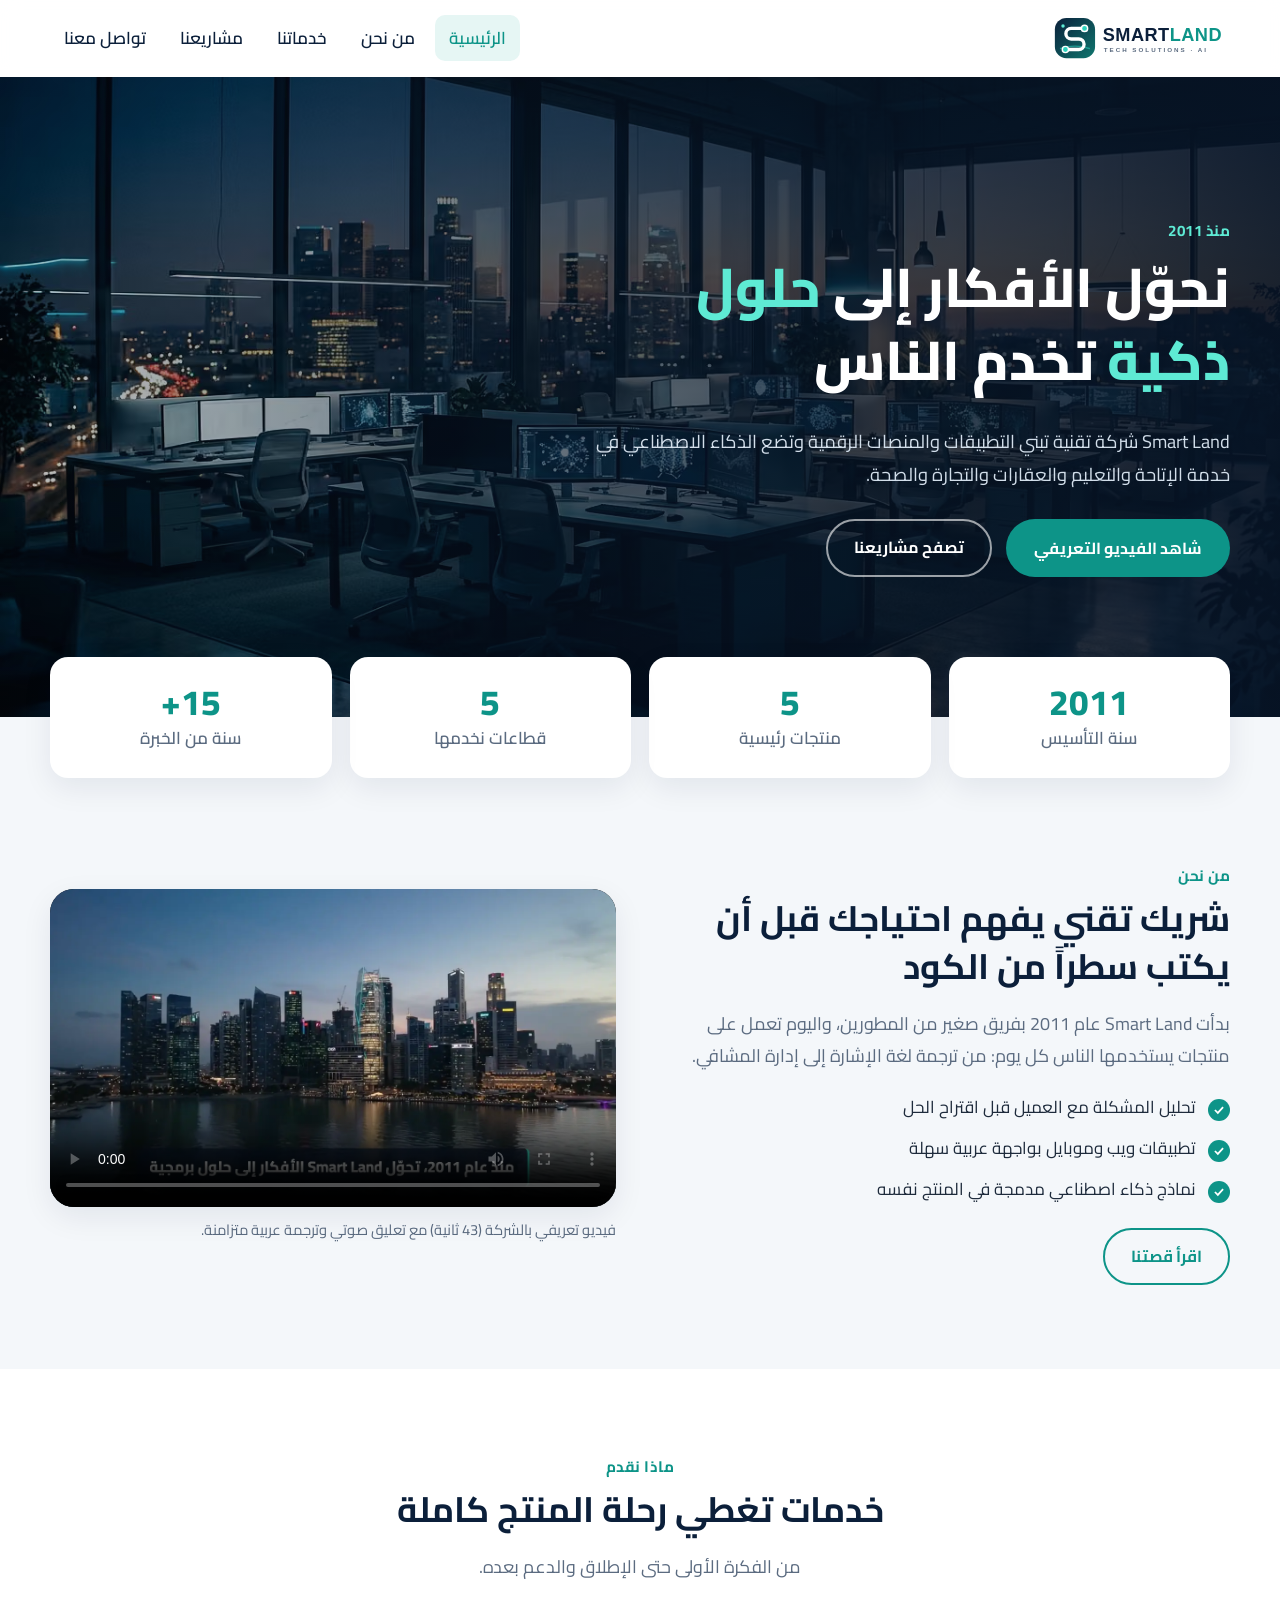
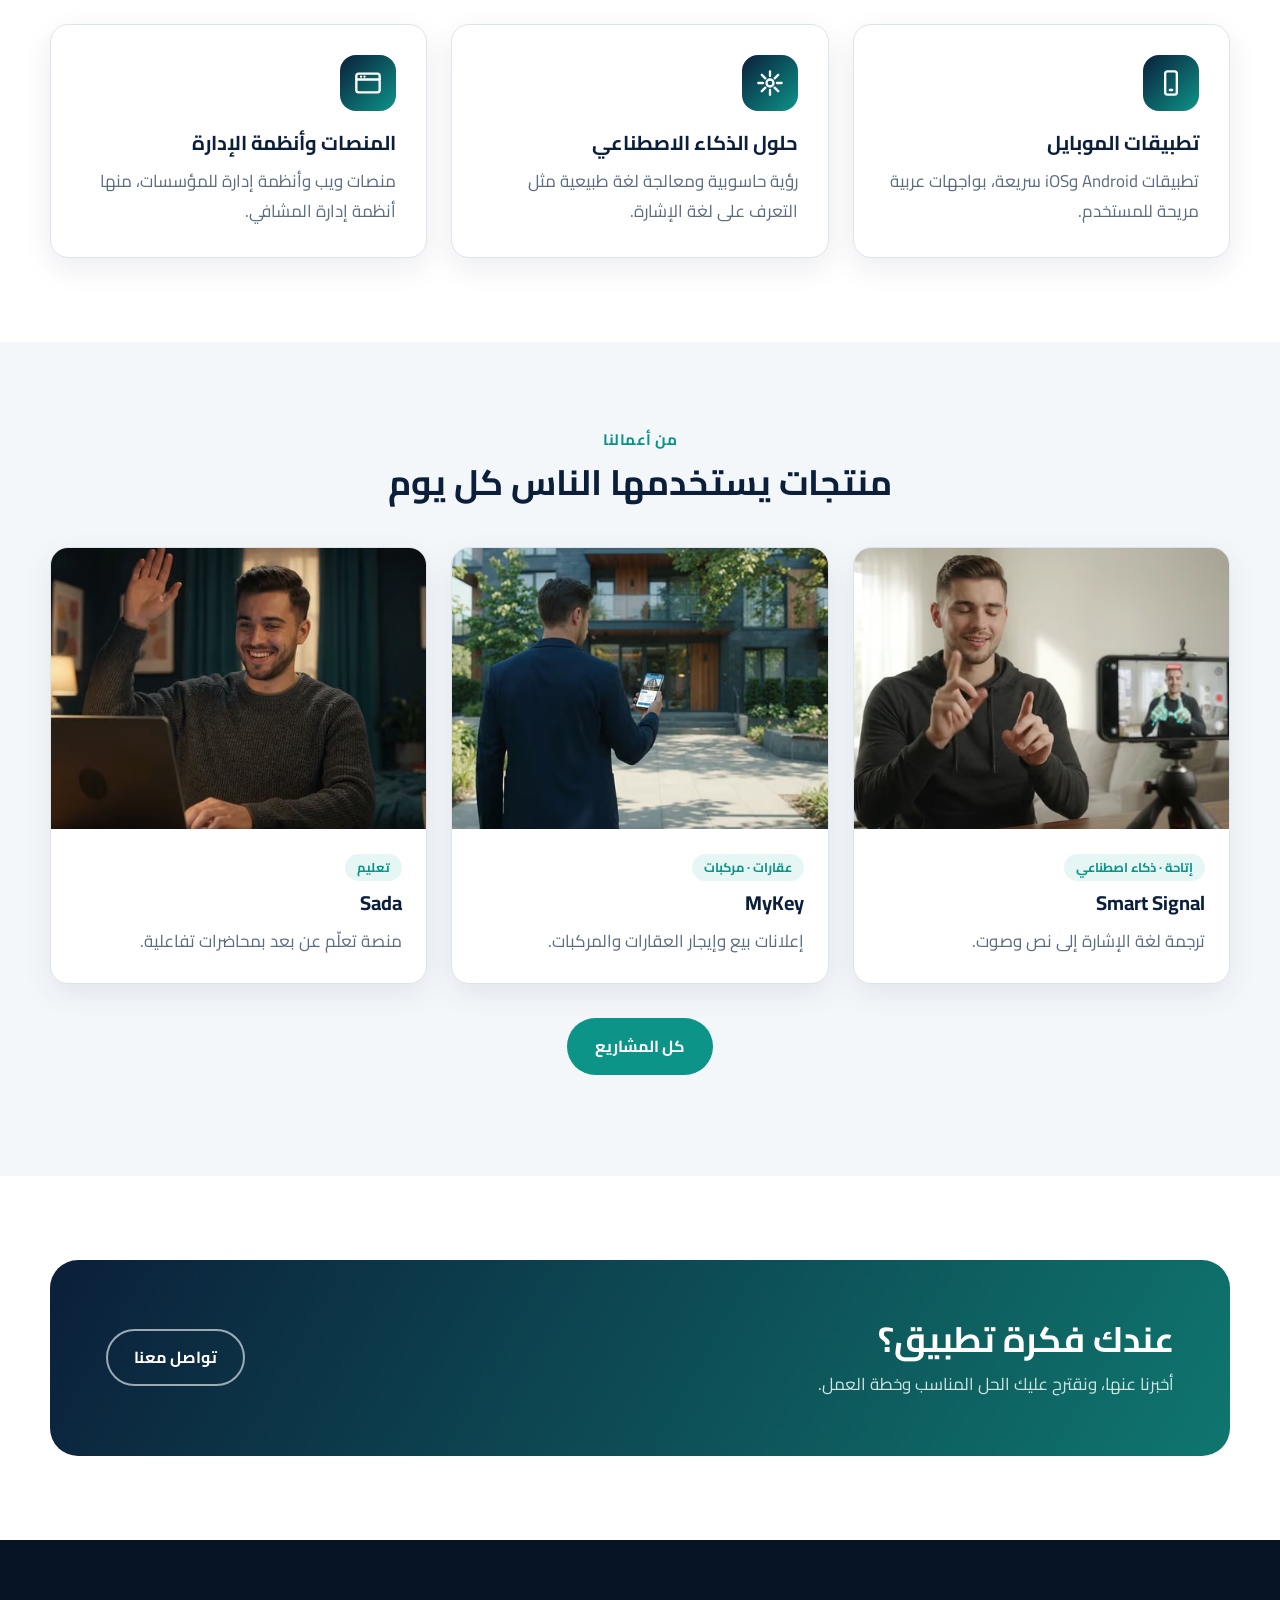
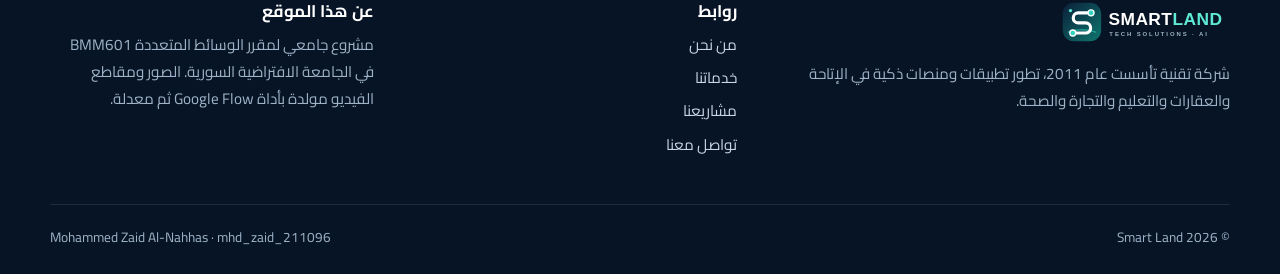
<file: index.html>
<!DOCTYPE html>
<html lang="ar" dir="rtl">
<head>
  <meta charset="UTF-8">
  <meta name="viewport" content="width=device-width, initial-scale=1">
  <title>Smart Land | حلول برمجية وذكاء اصطناعي</title>
  <meta name="description" content="Smart Land شركة تقنية تأسست عام 2011، تطور تطبيقات ومنصات ذكية في الإتاحة والعقارات والتعليم والتجارة والصحة.">
  <link rel="icon" href="assets/logo/logo-mark.svg" type="image/svg+xml">
  <link rel="preconnect" href="https://fonts.googleapis.com">
  <link rel="preconnect" href="https://fonts.gstatic.com" crossorigin>
  <link href="https://fonts.googleapis.com/css2?family=Cairo:wght@400;600;700;800&family=Montserrat:wght@800&display=swap" rel="stylesheet">
  <link rel="stylesheet" href="css/style.css">
  <link rel="preload" as="image" type="image/avif" imagesrcset="assets/img/hero-640.avif 640w, assets/img/hero-1024.avif 1024w, assets/img/hero-1376.avif 1376w" imagesizes="100vw">
</head>
<body>
  <a class="skip-link" href="#main">انتقل إلى المحتوى</a>

  <header class="site-header">
    <nav class="container nav" aria-label="القائمة الرئيسية">
      <a class="brand" href="index.html"><img src="assets/logo/logo.svg" alt="Smart Land" width="180" height="46"></a>
      <button class="nav__toggle" aria-label="فتح القائمة" aria-expanded="false"><span></span><span></span><span></span></button>
      <ul class="nav__links">
        <li><a href="index.html" aria-current="page">الرئيسية</a></li>
        <li><a href="about.html">من نحن</a></li>
        <li><a href="services.html">خدماتنا</a></li>
        <li><a href="projects.html">مشاريعنا</a></li>
        <li><a href="contact.html">تواصل معنا</a></li>
      </ul>
    </nav>
  </header>

  <main id="main">
    <!-- hero -->
    <section class="hero">
      <picture class="hero__bg">
        <source type="image/avif" srcset="assets/img/hero-640.avif 640w, assets/img/hero-1024.avif 1024w, assets/img/hero-1376.avif 1376w" sizes="100vw">
        <source type="image/webp" srcset="assets/img/hero-640.webp 640w, assets/img/hero-1024.webp 1024w, assets/img/hero-1376.webp 1376w" sizes="100vw">
        <img src="assets/img/hero-1024.webp" alt="" width="1376" height="774" fetchpriority="high">
      </picture>
      <div class="container">
        <div class="hero__content">
          <span class="eyebrow" style="color:var(--mint)">منذ 2011</span>
          <h1>نحوّل الأفكار إلى <span>حلول ذكية</span> تخدم الناس</h1>
          <p>Smart Land شركة تقنية تبني التطبيقات والمنصات الرقمية وتضع الذكاء الاصطناعي في خدمة الإتاحة والتعليم والعقارات والتجارة والصحة.</p>
          <div class="hero__actions">
            <button class="btn btn--primary" data-video="intro">شاهد الفيديو التعريفي</button>
            <a class="btn btn--ghost" href="projects.html">تصفح مشاريعنا</a>
          </div>
        </div>
      </div>
    </section>

    <!-- numbers -->
    <div class="container">
      <div class="stats">
        <div class="stat"><strong>2011</strong><span>سنة التأسيس</span></div>
        <div class="stat"><strong data-count="5">5</strong><span>منتجات رئيسية</span></div>
        <div class="stat"><strong data-count="5">5</strong><span>قطاعات نخدمها</span></div>
        <div class="stat"><strong data-count="15" data-plus="+">15+</strong><span>سنة من الخبرة</span></div>
      </div>
    </div>

    <!-- about + intro video -->
    <section class="section">
      <div class="container grid grid--2">
        <div class="reveal">
          <span class="eyebrow">من نحن</span>
          <h2>شريك تقني يفهم احتياجك قبل أن يكتب سطراً من الكود</h2>
          <p class="lead">بدأت Smart Land عام 2011 بفريق صغير من المطورين، واليوم تعمل على منتجات يستخدمها الناس كل يوم: من ترجمة لغة الإشارة إلى إدارة المشافي.</p>
          <ul class="checklist">
            <li>تحليل المشكلة مع العميل قبل اقتراح الحل</li>
            <li>تطبيقات ويب وموبايل بواجهة عربية سهلة</li>
            <li>نماذج ذكاء اصطناعي مدمجة في المنتج نفسه</li>
          </ul>
          <a class="btn btn--outline" href="about.html" style="margin-top:14px">اقرأ قصتنا</a>
        </div>
        <div class="reveal">
          <div class="video-card">
            <video controls preload="metadata" poster="assets/video/intro-poster.webp" width="1280" height="720">
              <source src="assets/video/intro.mp4" type="video/mp4">
              <track kind="captions" src="assets/video/intro.vtt" srclang="ar" label="العربية">
              متصفحك لا يدعم تشغيل الفيديو.
            </video>
          </div>
          <p class="video-caption">فيديو تعريفي بالشركة (43 ثانية) مع تعليق صوتي وترجمة عربية متزامنة.</p>
        </div>
      </div>
    </section>

    <!-- services preview -->
    <section class="section section--white">
      <div class="container">
        <div class="center reveal">
          <span class="eyebrow">ماذا نقدم</span>
          <h2>خدمات تغطي رحلة المنتج كاملة</h2>
          <p class="lead">من الفكرة الأولى حتى الإطلاق والدعم بعده.</p>
        </div>
        <div class="grid grid--3" style="margin-top:40px">
          <article class="card reveal">
            <div class="icon"><svg viewBox="0 0 24 24" fill="none" stroke="currentColor" stroke-width="2" stroke-linecap="round" stroke-linejoin="round"><rect x="7" y="2" width="10" height="20" rx="2"/><path d="M11 18h2"/></svg></div>
            <h3>تطبيقات الموبايل</h3>
            <p>تطبيقات Android وiOS سريعة، بواجهات عربية مريحة للمستخدم.</p>
          </article>
          <article class="card reveal">
            <div class="icon"><svg viewBox="0 0 24 24" fill="none" stroke="currentColor" stroke-width="2" stroke-linecap="round" stroke-linejoin="round"><circle cx="12" cy="12" r="3"/><path d="M12 2v4M12 18v4M2 12h4M18 12h4M5 5l3 3M16 16l3 3M5 19l3-3M16 8l3-3"/></svg></div>
            <h3>حلول الذكاء الاصطناعي</h3>
            <p>رؤية حاسوبية ومعالجة لغة طبيعية مثل التعرف على لغة الإشارة.</p>
          </article>
          <article class="card reveal">
            <div class="icon"><svg viewBox="0 0 24 24" fill="none" stroke="currentColor" stroke-width="2" stroke-linecap="round" stroke-linejoin="round"><rect x="2" y="4" width="20" height="16" rx="2"/><path d="M2 9h20M6 6.5h.01M9 6.5h.01"/></svg></div>
            <h3>المنصات وأنظمة الإدارة</h3>
            <p>منصات ويب وأنظمة إدارة للمؤسسات، منها أنظمة إدارة المشافي.</p>
          </article>
        </div>
      </div>
    </section>

    <!-- featured projects -->
    <section class="section">
      <div class="container">
        <div class="center reveal">
          <span class="eyebrow">من أعمالنا</span>
          <h2>منتجات يستخدمها الناس كل يوم</h2>
        </div>
        <div class="grid grid--3" style="margin-top:40px">
          <a class="card project reveal" href="projects.html#smart-signal">
            <picture>
              <source type="image/avif" srcset="assets/img/smartsignal-480.avif 480w, assets/img/smartsignal-800.avif 800w" sizes="(max-width:600px) 100vw, 380px">
              <source type="image/webp" srcset="assets/img/smartsignal-480.webp 480w, assets/img/smartsignal-800.webp 800w" sizes="(max-width:600px) 100vw, 380px">
              <img src="assets/img/smartsignal-480.webp" alt="شاب يستخدم لغة الإشارة أمام هاتف يتتبع حركة يديه" width="480" height="360" loading="lazy">
            </picture>
            <div class="project__body"><span class="tag">إتاحة · ذكاء اصطناعي</span><h3>Smart Signal</h3><p>ترجمة لغة الإشارة إلى نص وصوت.</p></div>
          </a>
          <a class="card project reveal" href="projects.html#mykey">
            <picture>
              <source type="image/avif" srcset="assets/img/mykey-480.avif 480w, assets/img/mykey-800.avif 800w" sizes="(max-width:600px) 100vw, 380px">
              <source type="image/webp" srcset="assets/img/mykey-480.webp 480w, assets/img/mykey-800.webp 800w" sizes="(max-width:600px) 100vw, 380px">
              <img src="assets/img/mykey-480.webp" alt="رجل يحمل هاتفاً يعرض إعلان شقة أمام بناء سكني" width="480" height="360" loading="lazy">
            </picture>
            <div class="project__body"><span class="tag">عقارات · مركبات</span><h3>MyKey</h3><p>إعلانات بيع وإيجار العقارات والمركبات.</p></div>
          </a>
          <a class="card project reveal" href="projects.html#sada">
            <picture>
              <source type="image/avif" srcset="assets/img/sada-480.avif 480w, assets/img/sada-800.avif 800w" sizes="(max-width:600px) 100vw, 380px">
              <source type="image/webp" srcset="assets/img/sada-480.webp 480w, assets/img/sada-800.webp 800w" sizes="(max-width:600px) 100vw, 380px">
              <img src="assets/img/sada-480.webp" alt="طالب يتابع محاضرة على الحاسوب ويرفع يده" width="480" height="360" loading="lazy">
            </picture>
            <div class="project__body"><span class="tag">تعليم</span><h3>Sada</h3><p>منصة تعلّم عن بعد بمحاضرات تفاعلية.</p></div>
          </a>
        </div>
        <p class="center" style="margin-top:34px"><a class="btn btn--primary" href="projects.html">كل المشاريع</a></p>
      </div>
    </section>

    <!-- call to action -->
    <section class="section section--white">
      <div class="container">
        <div class="cta reveal">
          <div>
            <h2>عندك فكرة تطبيق؟</h2>
            <p>أخبرنا عنها، ونقترح عليك الحل المناسب وخطة العمل.</p>
          </div>
          <a class="btn btn--ghost" href="contact.html">تواصل معنا</a>
        </div>
      </div>
    </section>
  </main>

  <!-- video modal (opened by buttons with data-video) -->
  <div class="modal" id="video-modal" role="dialog" aria-modal="true" aria-label="مشغل الفيديو">
    <div class="modal__box modal__box--video">
      <button class="modal__close" aria-label="إغلاق">&times;</button>
      <video controls playsinline width="1280" height="720">
        <source type="video/mp4">
        <track kind="captions" srclang="ar" label="العربية">
      </video>
    </div>
  </div>

  <footer class="site-footer">
    <div class="container">
      <div class="footer-grid">
        <div>
          <img class="footer-logo" src="assets/logo/logo-light.svg" alt="Smart Land" width="172" height="44">
          <p>شركة تقنية تأسست عام 2011، تطور تطبيقات ومنصات ذكية في الإتاحة والعقارات والتعليم والتجارة والصحة.</p>
        </div>
        <div>
          <h3>روابط</h3>
          <ul>
            <li><a href="about.html">من نحن</a></li>
            <li><a href="services.html">خدماتنا</a></li>
            <li><a href="projects.html">مشاريعنا</a></li>
            <li><a href="contact.html">تواصل معنا</a></li>
          </ul>
        </div>
        <div>
          <h3>عن هذا الموقع</h3>
          <p>مشروع جامعي لمقرر الوسائط المتعددة BMM601 في الجامعة الافتراضية السورية. الصور ومقاطع الفيديو مولدة بأداة Google Flow ثم معدلة.</p>
        </div>
      </div>
      <div class="credit">
        <span>&copy; <span class="year">2026</span> Smart Land</span>
        <span lang="en">Mohammed Zaid Al-Nahhas · mhd_zaid_211096</span>
      </div>
    </div>
  </footer>
  <button class="to-top" aria-label="العودة للأعلى">&uarr;</button>
  <script src="js/main.js"></script>
</body>
</html>
</file>
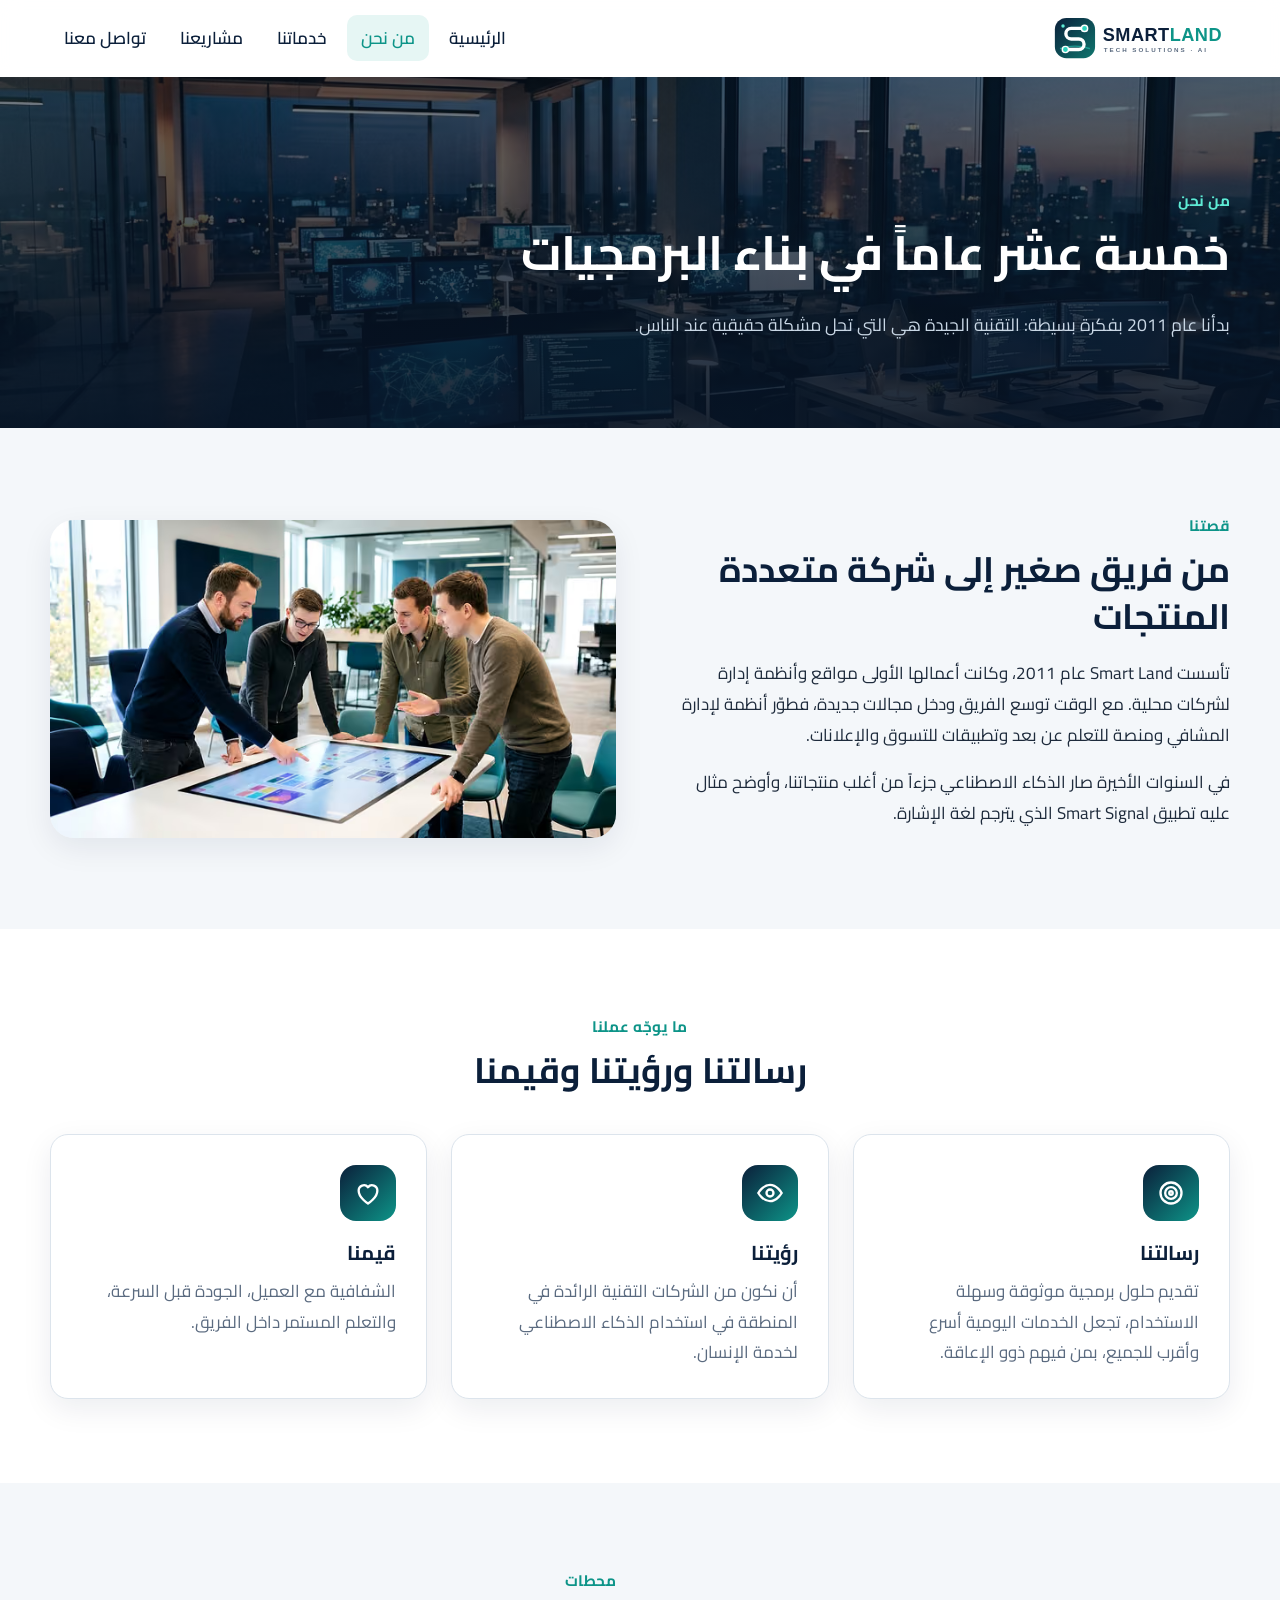
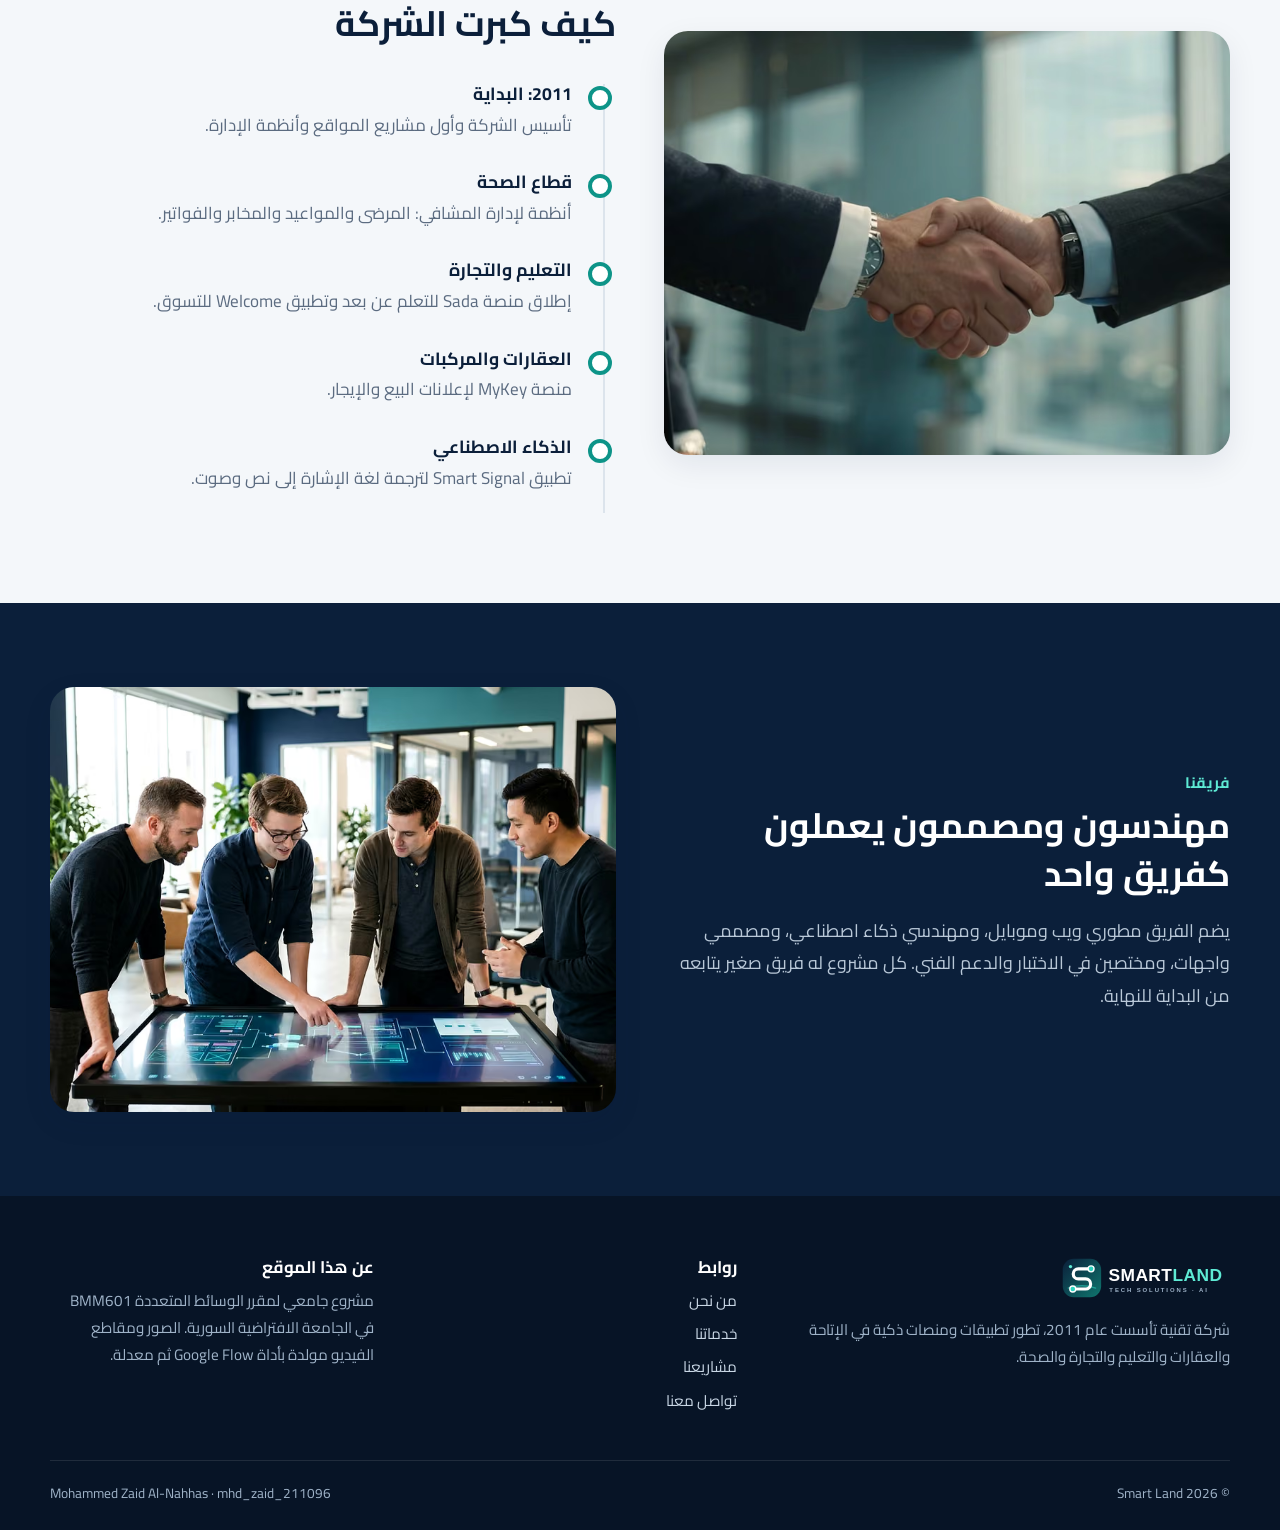
<file: about.html>
<!DOCTYPE html>
<html lang="ar" dir="rtl">
<head>
  <meta charset="UTF-8">
  <meta name="viewport" content="width=device-width, initial-scale=1">
  <title>من نحن | Smart Land</title>
  <meta name="description" content="قصة Smart Land منذ تأسيسها عام 2011، رسالتها ورؤيتها وقيمها وفريق العمل.">
  <link rel="icon" href="assets/logo/logo-mark.svg" type="image/svg+xml">
  <link rel="preconnect" href="https://fonts.googleapis.com">
  <link rel="preconnect" href="https://fonts.gstatic.com" crossorigin>
  <link href="https://fonts.googleapis.com/css2?family=Cairo:wght@400;600;700;800&family=Montserrat:wght@800&display=swap" rel="stylesheet">
  <link rel="stylesheet" href="css/style.css">
</head>
<body>
  <a class="skip-link" href="#main">انتقل إلى المحتوى</a>

  <header class="site-header">
    <nav class="container nav" aria-label="القائمة الرئيسية">
      <a class="brand" href="index.html"><img src="assets/logo/logo.svg" alt="Smart Land" width="180" height="46"></a>
      <button class="nav__toggle" aria-label="فتح القائمة" aria-expanded="false"><span></span><span></span><span></span></button>
      <ul class="nav__links">
        <li><a href="index.html">الرئيسية</a></li>
        <li><a href="about.html" aria-current="page">من نحن</a></li>
        <li><a href="services.html">خدماتنا</a></li>
        <li><a href="projects.html">مشاريعنا</a></li>
        <li><a href="contact.html">تواصل معنا</a></li>
      </ul>
    </nav>
  </header>

  <main id="main">
    <section class="page-hero">
      <picture class="hero__bg">
        <source type="image/avif" srcset="assets/img/about-640.avif 640w, assets/img/about-1024.avif 1024w, assets/img/about-1376.avif 1376w" sizes="100vw">
        <source type="image/webp" srcset="assets/img/about-640.webp 640w, assets/img/about-1024.webp 1024w, assets/img/about-1376.webp 1376w" sizes="100vw">
        <img src="assets/img/about-1024.webp" alt="" width="1376" height="774">
      </picture>
      <div class="container">
        <span class="eyebrow" style="color:var(--mint)">من نحن</span>
        <h1>خمسة عشر عاماً في بناء البرمجيات</h1>
        <p>بدأنا عام 2011 بفكرة بسيطة: التقنية الجيدة هي التي تحل مشكلة حقيقية عند الناس.</p>
      </div>
    </section>

    <!-- story -->
    <section class="section">
      <div class="container grid grid--2">
        <div class="reveal">
          <span class="eyebrow">قصتنا</span>
          <h2>من فريق صغير إلى شركة متعددة المنتجات</h2>
          <p>تأسست Smart Land عام 2011، وكانت أعمالها الأولى مواقع وأنظمة إدارة لشركات محلية. مع الوقت توسع الفريق ودخل مجالات جديدة، فطوّر أنظمة لإدارة المشافي ومنصة للتعلم عن بعد وتطبيقات للتسوق والإعلانات.</p>
          <p>في السنوات الأخيرة صار الذكاء الاصطناعي جزءاً من أغلب منتجاتنا، وأوضح مثال عليه تطبيق Smart Signal الذي يترجم لغة الإشارة.</p>
        </div>
        <div class="rounded-img reveal">
          <picture>
            <source type="image/avif" srcset="assets/img/team-640.avif 640w, assets/img/team-1024.avif 1024w" sizes="(max-width:820px) 100vw, 560px">
            <source type="image/webp" srcset="assets/img/team-640.webp 640w, assets/img/team-1024.webp 1024w" sizes="(max-width:820px) 100vw, 560px">
            <img src="assets/img/team-640.webp" alt="مهندسو الفريق يعملون معاً حول شاشة لمس كبيرة" width="640" height="360" loading="lazy">
          </picture>
        </div>
      </div>
    </section>

    <!-- mission / vision / values -->
    <section class="section section--white">
      <div class="container">
        <div class="center reveal">
          <span class="eyebrow">ما يوجّه عملنا</span>
          <h2>رسالتنا ورؤيتنا وقيمنا</h2>
        </div>
        <div class="grid grid--3" style="margin-top:40px">
          <article class="card reveal">
            <div class="icon"><svg viewBox="0 0 24 24" fill="none" stroke="currentColor" stroke-width="2" stroke-linecap="round"><circle cx="12" cy="12" r="9"/><circle cx="12" cy="12" r="5"/><circle cx="12" cy="12" r="1.5"/></svg></div>
            <h3>رسالتنا</h3>
            <p>تقديم حلول برمجية موثوقة وسهلة الاستخدام، تجعل الخدمات اليومية أسرع وأقرب للجميع، بمن فيهم ذوو الإعاقة.</p>
          </article>
          <article class="card reveal">
            <div class="icon"><svg viewBox="0 0 24 24" fill="none" stroke="currentColor" stroke-width="2" stroke-linecap="round"><path d="M2 12s4-7 10-7 10 7 10 7-4 7-10 7S2 12 2 12z"/><circle cx="12" cy="12" r="3"/></svg></div>
            <h3>رؤيتنا</h3>
            <p>أن نكون من الشركات التقنية الرائدة في المنطقة في استخدام الذكاء الاصطناعي لخدمة الإنسان.</p>
          </article>
          <article class="card reveal">
            <div class="icon"><svg viewBox="0 0 24 24" fill="none" stroke="currentColor" stroke-width="2" stroke-linecap="round" stroke-linejoin="round"><path d="M12 21s-8-5-8-11a4.5 4.5 0 0 1 8-3 4.5 4.5 0 0 1 8 3c0 6-8 11-8 11z"/></svg></div>
            <h3>قيمنا</h3>
            <p>الشفافية مع العميل، الجودة قبل السرعة، والتعلم المستمر داخل الفريق.</p>
          </article>
        </div>
      </div>
    </section>

    <!-- milestones -->
    <section class="section">
      <div class="container grid grid--2">
        <div class="rounded-img reveal">
          <picture>
            <source type="image/avif" srcset="assets/img/mission-480.avif 480w, assets/img/mission-800.avif 800w" sizes="(max-width:820px) 100vw, 560px">
            <source type="image/webp" srcset="assets/img/mission-480.webp 480w, assets/img/mission-800.webp 800w" sizes="(max-width:820px) 100vw, 560px">
            <img src="assets/img/mission-480.webp" alt="مصافحة بين رجلي أعمال بعد الاتفاق على مشروع" width="480" height="360" loading="lazy">
          </picture>
        </div>
        <div class="reveal">
          <span class="eyebrow">محطات</span>
          <h2>كيف كبرت الشركة</h2>
          <ul class="timeline">
            <li><strong>2011: البداية</strong><span>تأسيس الشركة وأول مشاريع المواقع وأنظمة الإدارة.</span></li>
            <li><strong>قطاع الصحة</strong><span>أنظمة لإدارة المشافي: المرضى والمواعيد والمخابر والفواتير.</span></li>
            <li><strong>التعليم والتجارة</strong><span>إطلاق منصة Sada للتعلم عن بعد وتطبيق Welcome للتسوق.</span></li>
            <li><strong>العقارات والمركبات</strong><span>منصة MyKey لإعلانات البيع والإيجار.</span></li>
            <li><strong>الذكاء الاصطناعي</strong><span>تطبيق Smart Signal لترجمة لغة الإشارة إلى نص وصوت.</span></li>
          </ul>
        </div>
      </div>
    </section>

    <!-- team -->
    <section class="section section--dark">
      <div class="container grid grid--2">
        <div class="reveal">
          <span class="eyebrow">فريقنا</span>
          <h2>مهندسون ومصممون يعملون كفريق واحد</h2>
          <p class="lead">يضم الفريق مطوري ويب وموبايل، ومهندسي ذكاء اصطناعي، ومصممي واجهات، ومختصين في الاختبار والدعم الفني. كل مشروع له فريق صغير يتابعه من البداية للنهاية.</p>
        </div>
        <div class="rounded-img reveal">
          <picture>
            <source type="image/avif" srcset="assets/img/team2-480.avif 480w, assets/img/team2-800.avif 800w" sizes="(max-width:820px) 100vw, 560px">
            <source type="image/webp" srcset="assets/img/team2-480.webp 480w, assets/img/team2-800.webp 800w" sizes="(max-width:820px) 100vw, 560px">
            <img src="assets/img/team2-480.webp" alt="أعضاء من الفريق في اجتماع عمل" width="480" height="360" loading="lazy">
          </picture>
        </div>
      </div>
    </section>
  </main>

  <footer class="site-footer">
    <div class="container">
      <div class="footer-grid">
        <div>
          <img class="footer-logo" src="assets/logo/logo-light.svg" alt="Smart Land" width="172" height="44">
          <p>شركة تقنية تأسست عام 2011، تطور تطبيقات ومنصات ذكية في الإتاحة والعقارات والتعليم والتجارة والصحة.</p>
        </div>
        <div>
          <h3>روابط</h3>
          <ul>
            <li><a href="about.html">من نحن</a></li>
            <li><a href="services.html">خدماتنا</a></li>
            <li><a href="projects.html">مشاريعنا</a></li>
            <li><a href="contact.html">تواصل معنا</a></li>
          </ul>
        </div>
        <div>
          <h3>عن هذا الموقع</h3>
          <p>مشروع جامعي لمقرر الوسائط المتعددة BMM601 في الجامعة الافتراضية السورية. الصور ومقاطع الفيديو مولدة بأداة Google Flow ثم معدلة.</p>
        </div>
      </div>
      <div class="credit">
        <span>&copy; <span class="year">2026</span> Smart Land</span>
        <span lang="en">Mohammed Zaid Al-Nahhas · mhd_zaid_211096</span>
      </div>
    </div>
  </footer>
  <button class="to-top" aria-label="العودة للأعلى">&uarr;</button>
  <script src="js/main.js"></script>
</body>
</html>
</file>
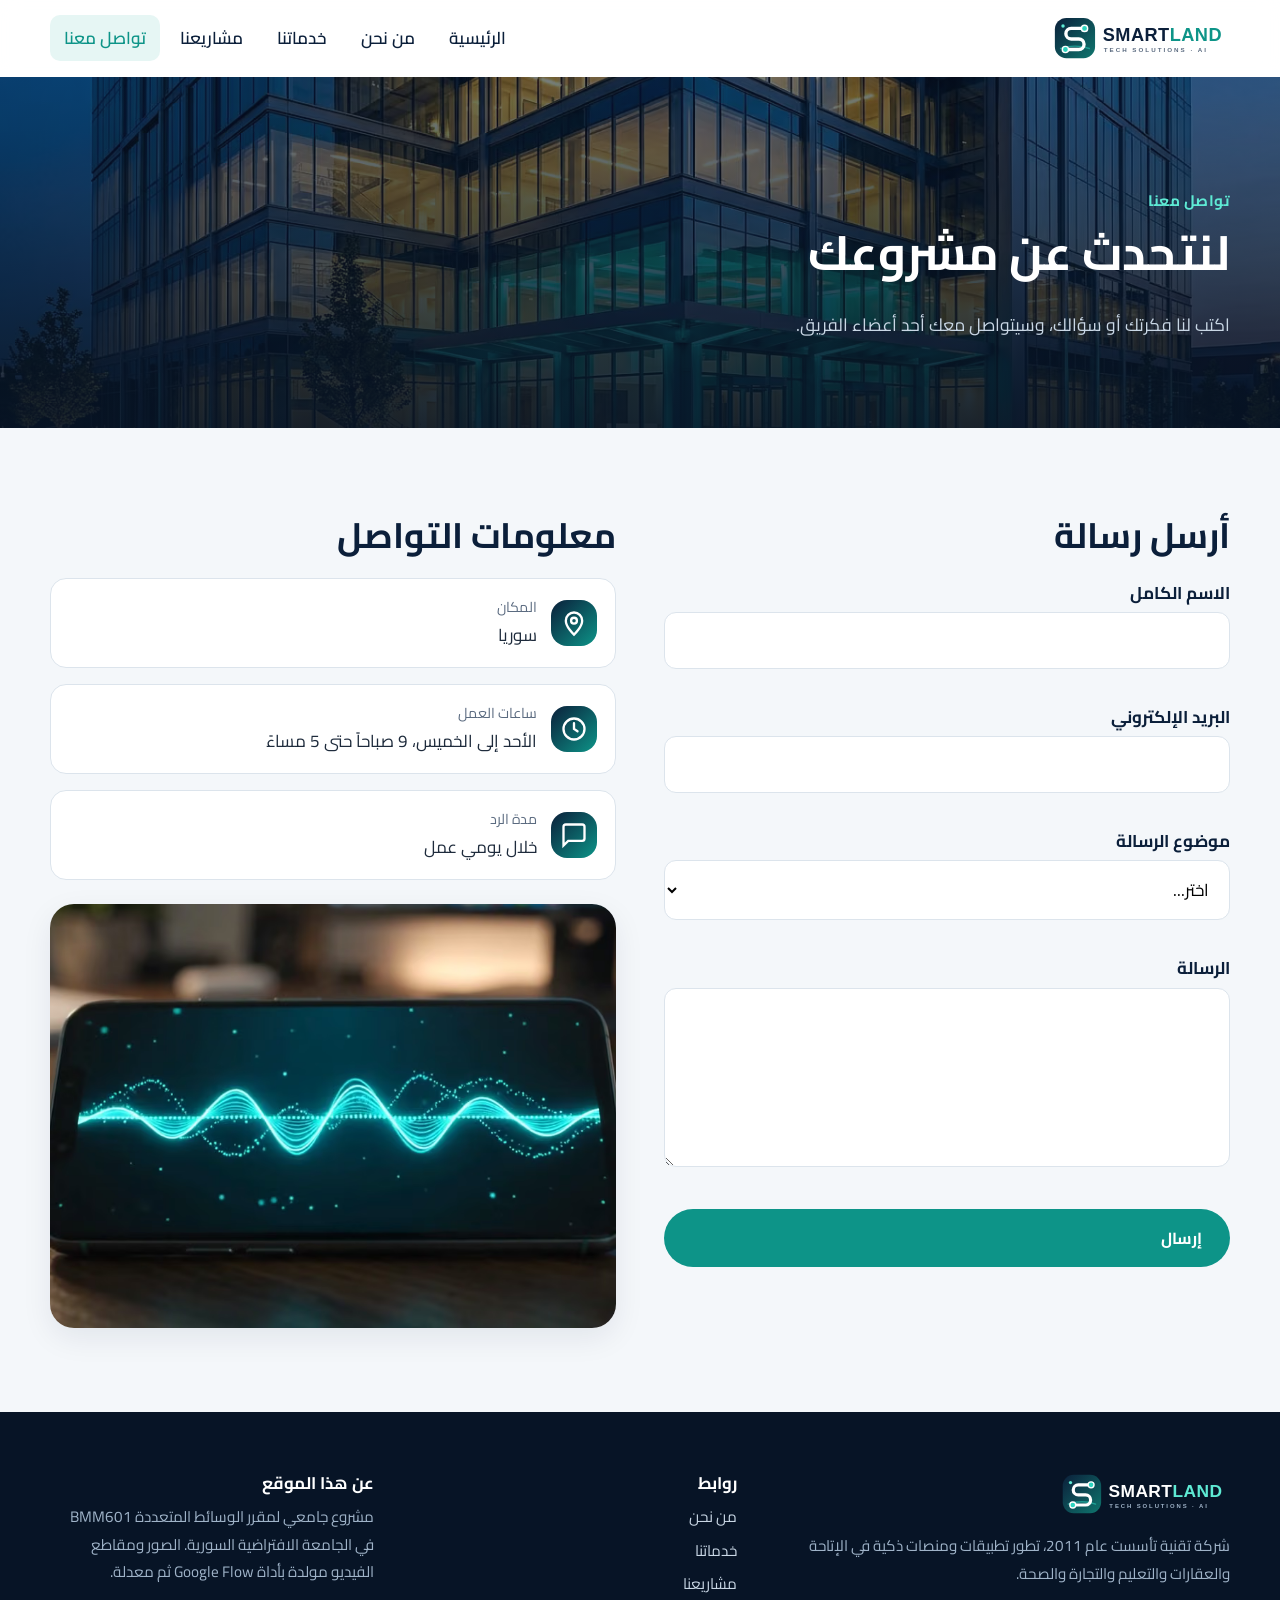
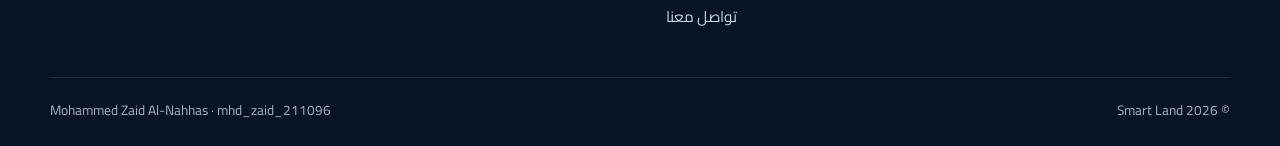
<file: contact.html>
<!DOCTYPE html>
<html lang="ar" dir="rtl">
<head>
  <meta charset="UTF-8">
  <meta name="viewport" content="width=device-width, initial-scale=1">
  <title>تواصل معنا | Smart Land</title>
  <meta name="description" content="تواصل مع فريق Smart Land لطلب مشروع أو استشارة تقنية.">
  <link rel="icon" href="assets/logo/logo-mark.svg" type="image/svg+xml">
  <link rel="preconnect" href="https://fonts.googleapis.com">
  <link rel="preconnect" href="https://fonts.gstatic.com" crossorigin>
  <link href="https://fonts.googleapis.com/css2?family=Cairo:wght@400;600;700;800&family=Montserrat:wght@800&display=swap" rel="stylesheet">
  <link rel="stylesheet" href="css/style.css">
</head>
<body>
  <a class="skip-link" href="#main">انتقل إلى المحتوى</a>

  <header class="site-header">
    <nav class="container nav" aria-label="القائمة الرئيسية">
      <a class="brand" href="index.html"><img src="assets/logo/logo.svg" alt="Smart Land" width="180" height="46"></a>
      <button class="nav__toggle" aria-label="فتح القائمة" aria-expanded="false"><span></span><span></span><span></span></button>
      <ul class="nav__links">
        <li><a href="index.html">الرئيسية</a></li>
        <li><a href="about.html">من نحن</a></li>
        <li><a href="services.html">خدماتنا</a></li>
        <li><a href="projects.html">مشاريعنا</a></li>
        <li><a href="contact.html" aria-current="page">تواصل معنا</a></li>
      </ul>
    </nav>
  </header>

  <main id="main">
    <section class="page-hero">
      <picture class="hero__bg">
        <source type="image/avif" srcset="assets/img/contact-640.avif 640w, assets/img/contact-1024.avif 1024w, assets/img/contact-1376.avif 1376w" sizes="100vw">
        <source type="image/webp" srcset="assets/img/contact-640.webp 640w, assets/img/contact-1024.webp 1024w, assets/img/contact-1376.webp 1376w" sizes="100vw">
        <img src="assets/img/contact-1024.webp" alt="" width="1376" height="774">
      </picture>
      <div class="container">
        <span class="eyebrow" style="color:var(--mint)">تواصل معنا</span>
        <h1>لنتحدث عن مشروعك</h1>
        <p>اكتب لنا فكرتك أو سؤالك، وسيتواصل معك أحد أعضاء الفريق.</p>
      </div>
    </section>

    <section class="section">
      <div class="container grid grid--2" style="align-items:start">
        <div class="reveal">
          <h2>أرسل رسالة</h2>
          <form class="form" novalidate>
            <div>
              <label for="name">الاسم الكامل</label>
              <input id="name" name="name" type="text" autocomplete="name">
              <span class="error" id="name-error" aria-live="polite"></span>
            </div>
            <div>
              <label for="email">البريد الإلكتروني</label>
              <input id="email" name="email" type="email" autocomplete="email" dir="ltr">
              <span class="error" id="email-error" aria-live="polite"></span>
            </div>
            <div>
              <label for="topic">موضوع الرسالة</label>
              <select id="topic" name="topic">
                <option value="">اختر...</option>
                <option>طلب مشروع جديد</option>
                <option>استشارة تقنية</option>
                <option>دعم فني لمنتج حالي</option>
                <option>الانضمام للفريق</option>
              </select>
              <span class="error" id="topic-error" aria-live="polite"></span>
            </div>
            <div>
              <label for="message">الرسالة</label>
              <textarea id="message" name="message" rows="5"></textarea>
              <span class="error" id="message-error" aria-live="polite"></span>
            </div>
            <button class="btn btn--primary" type="submit">إرسال</button>
            <p class="form-success" role="status">وصلت رسالتك، شكراً لك. (الموقع ثابت، لذلك تتحقق الصفحة من الحقول فقط ولا ترسل البيانات إلى خادم.)</p>
          </form>
        </div>

        <div class="reveal">
          <h2>معلومات التواصل</h2>
          <ul class="contact-list">
            <li>
              <div class="icon"><svg viewBox="0 0 24 24" fill="none" stroke="currentColor" stroke-width="2" stroke-linecap="round"><path d="M12 22s7-6.5 7-12a7 7 0 0 0-14 0c0 5.5 7 12 7 12z"/><circle cx="12" cy="10" r="2.5"/></svg></div>
              <div><small>المكان</small>سوريا</div>
            </li>
            <li>
              <div class="icon"><svg viewBox="0 0 24 24" fill="none" stroke="currentColor" stroke-width="2" stroke-linecap="round"><circle cx="12" cy="12" r="9"/><path d="M12 7v5l3 2"/></svg></div>
              <div><small>ساعات العمل</small>الأحد إلى الخميس، 9 صباحاً حتى 5 مساءً</div>
            </li>
            <li>
              <div class="icon"><svg viewBox="0 0 24 24" fill="none" stroke="currentColor" stroke-width="2" stroke-linecap="round"><path d="M21 15a2 2 0 0 1-2 2H7l-4 4V5a2 2 0 0 1 2-2h14a2 2 0 0 1 2 2z"/></svg></div>
              <div><small>مدة الرد</small>خلال يومي عمل</div>
            </li>
          </ul>
          <div class="rounded-img" style="margin-top:24px">
            <picture>
              <source type="image/avif" srcset="assets/img/wave-480.avif 480w, assets/img/wave-800.avif 800w" sizes="(max-width:820px) 100vw, 560px">
              <source type="image/webp" srcset="assets/img/wave-480.webp 480w, assets/img/wave-800.webp 800w" sizes="(max-width:820px) 100vw, 560px">
              <img src="assets/img/wave-480.webp" alt="شاشة هاتف تعرض أيقونات إشارات اليد تتحول إلى موجة صوتية" width="480" height="360" loading="lazy">
            </picture>
          </div>
        </div>
      </div>
    </section>
  </main>

  <footer class="site-footer">
    <div class="container">
      <div class="footer-grid">
        <div>
          <img class="footer-logo" src="assets/logo/logo-light.svg" alt="Smart Land" width="172" height="44">
          <p>شركة تقنية تأسست عام 2011، تطور تطبيقات ومنصات ذكية في الإتاحة والعقارات والتعليم والتجارة والصحة.</p>
        </div>
        <div>
          <h3>روابط</h3>
          <ul>
            <li><a href="about.html">من نحن</a></li>
            <li><a href="services.html">خدماتنا</a></li>
            <li><a href="projects.html">مشاريعنا</a></li>
            <li><a href="contact.html">تواصل معنا</a></li>
          </ul>
        </div>
        <div>
          <h3>عن هذا الموقع</h3>
          <p>مشروع جامعي لمقرر الوسائط المتعددة BMM601 في الجامعة الافتراضية السورية. الصور ومقاطع الفيديو مولدة بأداة Google Flow ثم معدلة.</p>
        </div>
      </div>
      <div class="credit">
        <span>&copy; <span class="year">2026</span> Smart Land</span>
        <span lang="en">Mohammed Zaid Al-Nahhas · mhd_zaid_211096</span>
      </div>
    </div>
  </footer>
  <button class="to-top" aria-label="العودة للأعلى">&uarr;</button>
  <script src="js/main.js"></script>
</body>
</html>
</file>
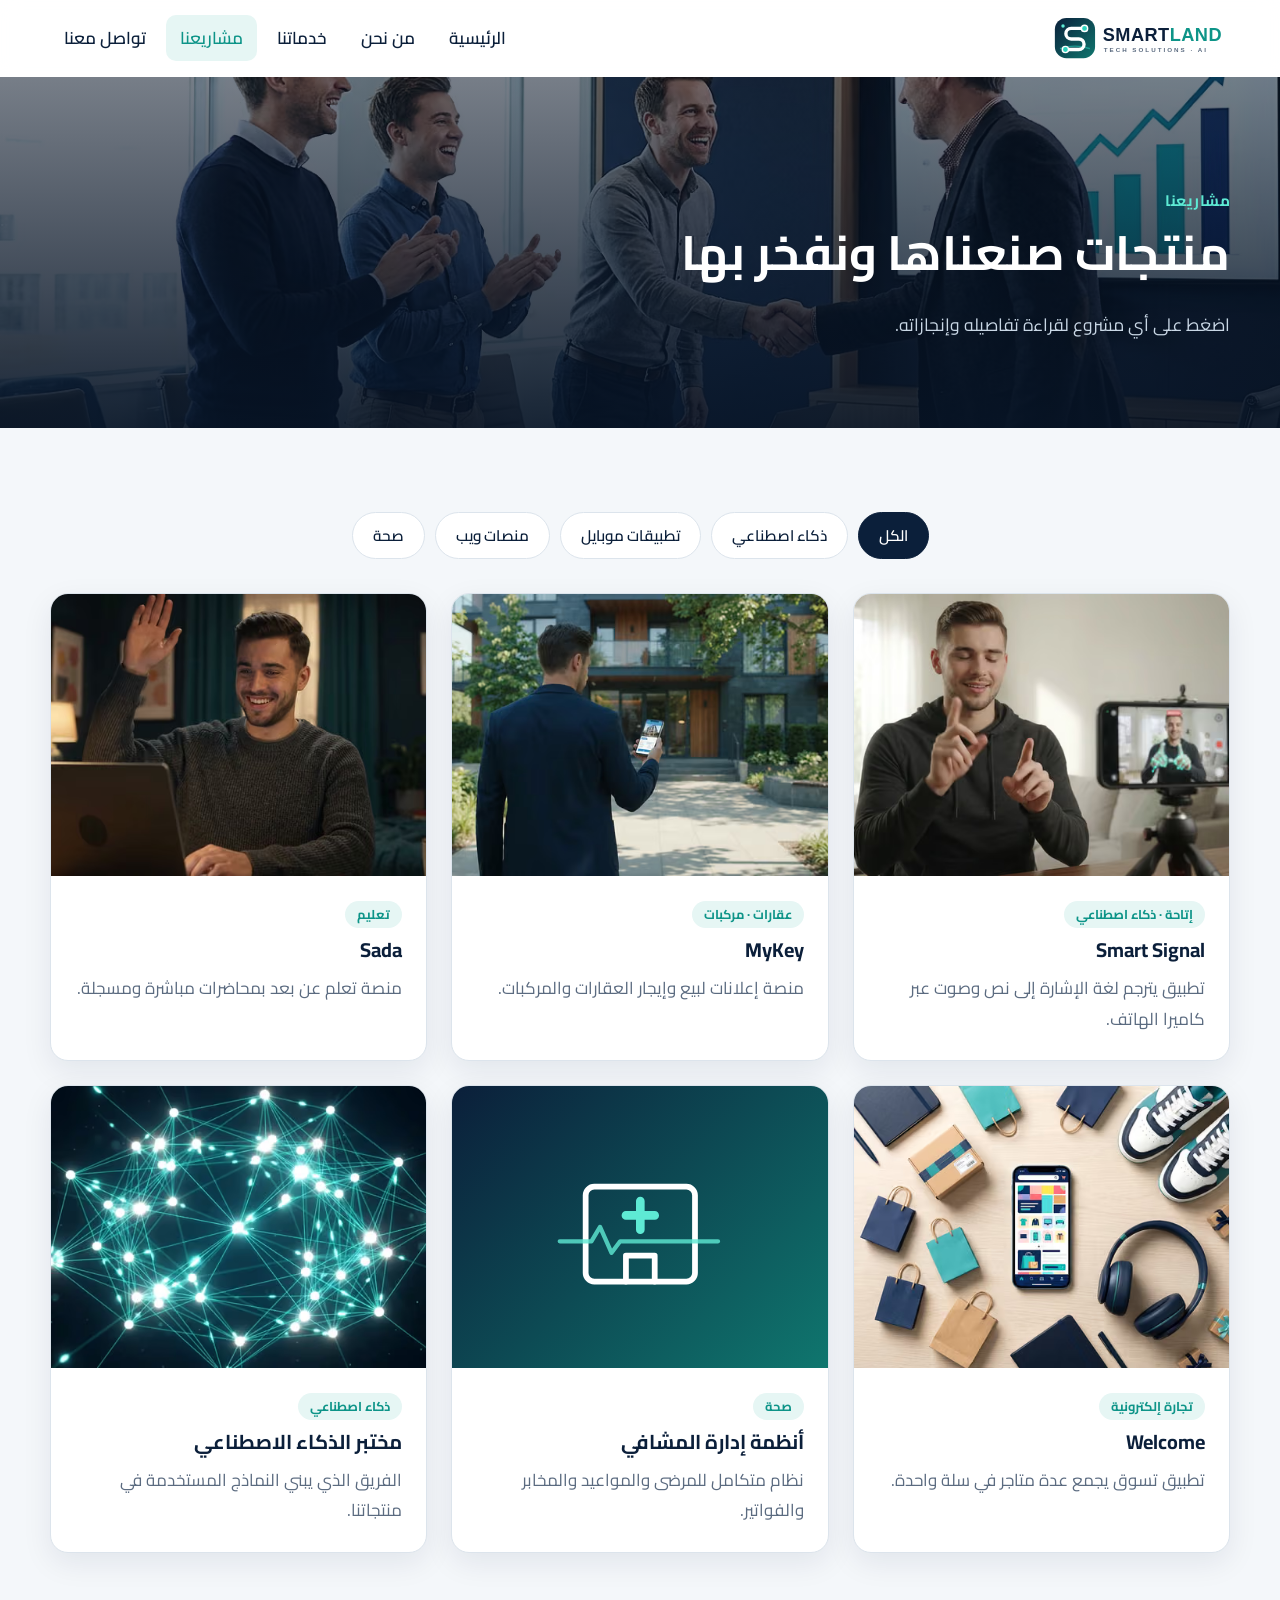
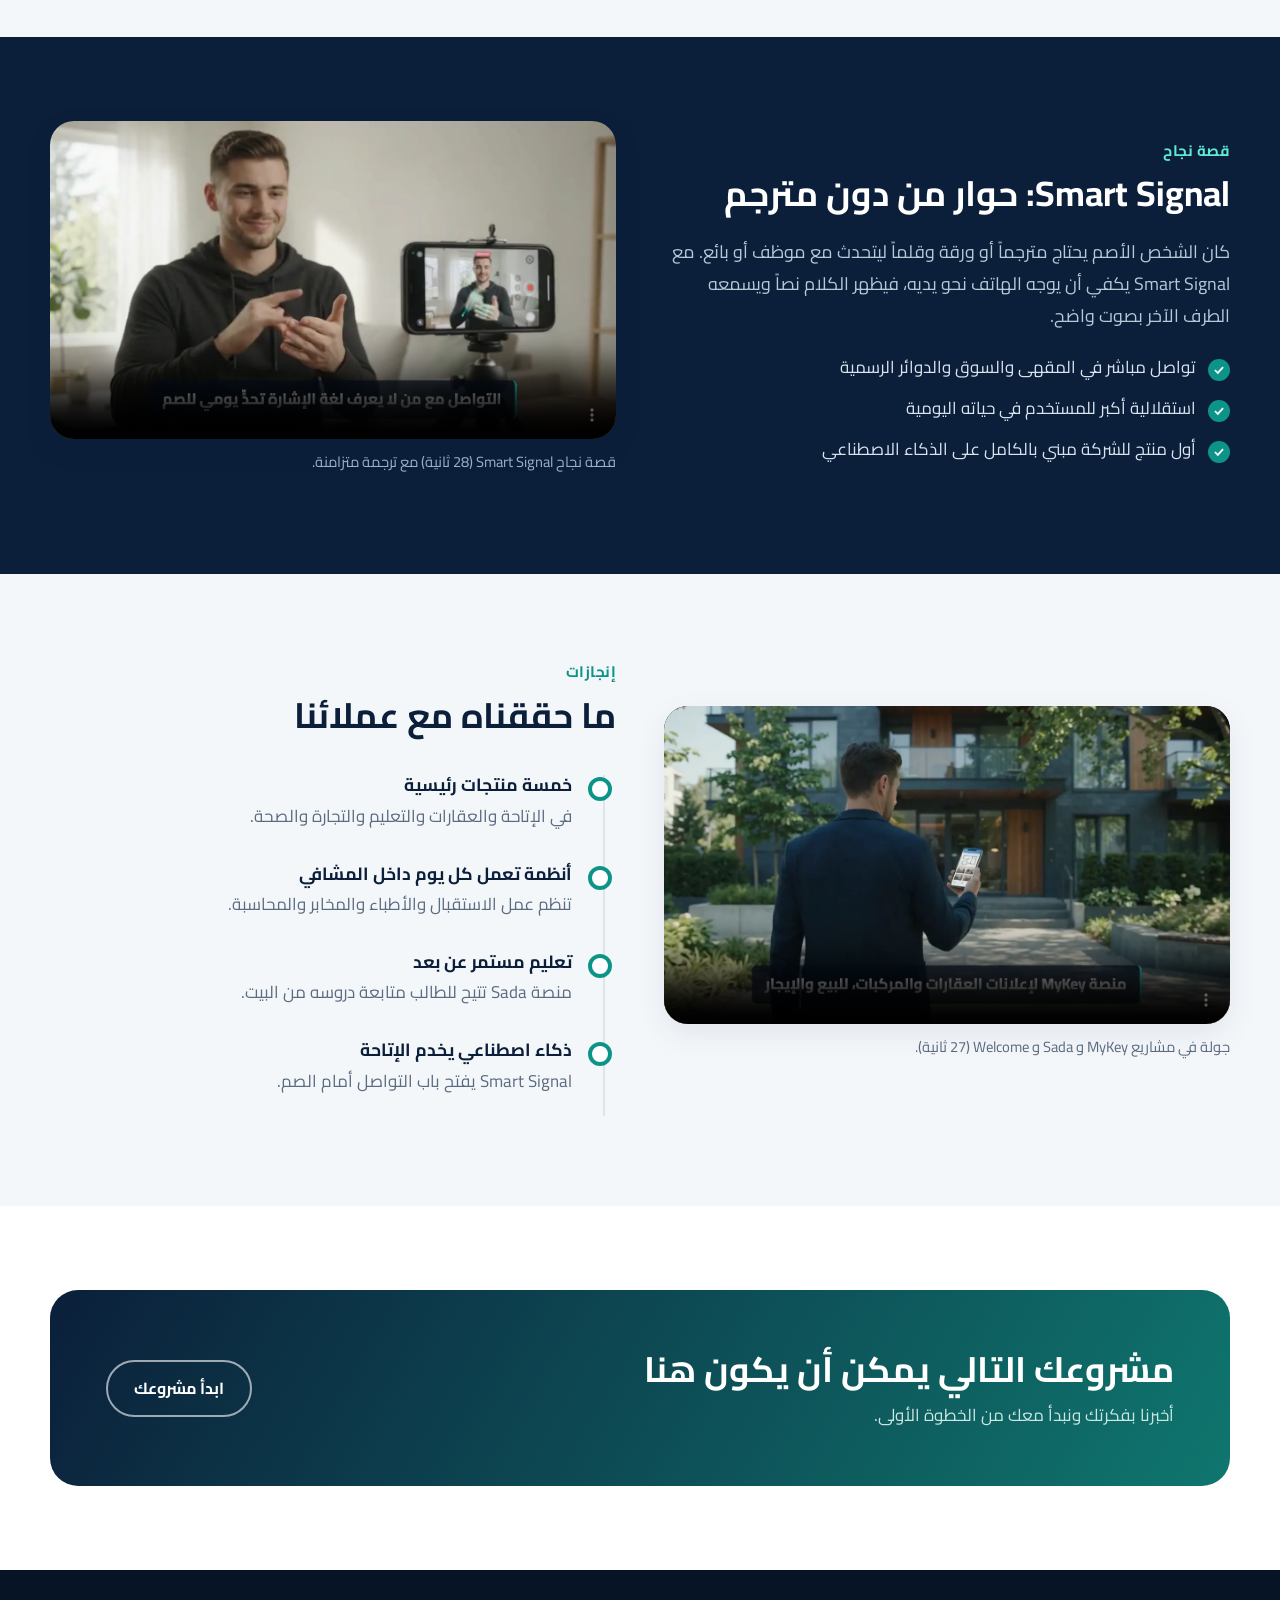
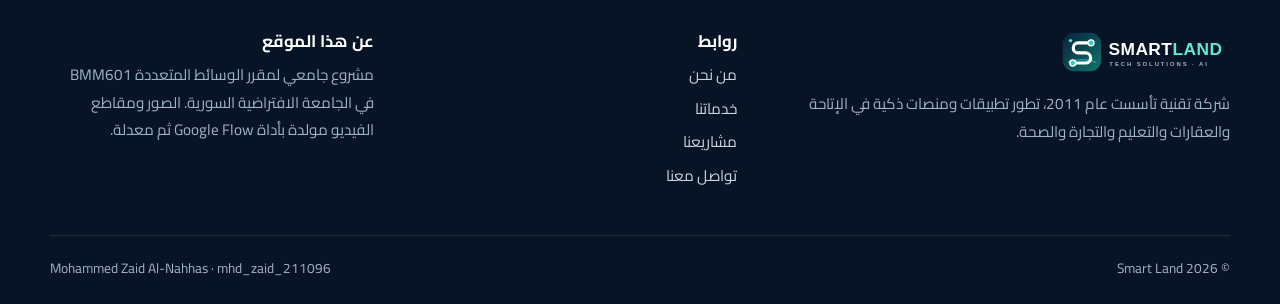
<file: projects.html>
<!DOCTYPE html>
<html lang="ar" dir="rtl">
<head>
  <meta charset="UTF-8">
  <meta name="viewport" content="width=device-width, initial-scale=1">
  <title>مشاريعنا | Smart Land</title>
  <meta name="description" content="معرض مشاريع Smart Land: Smart Signal وMyKey وSada وWelcome وأنظمة إدارة المشافي، مع قصص النجاح.">
  <link rel="icon" href="assets/logo/logo-mark.svg" type="image/svg+xml">
  <link rel="preconnect" href="https://fonts.googleapis.com">
  <link rel="preconnect" href="https://fonts.gstatic.com" crossorigin>
  <link href="https://fonts.googleapis.com/css2?family=Cairo:wght@400;600;700;800&family=Montserrat:wght@800&display=swap" rel="stylesheet">
  <link rel="stylesheet" href="css/style.css">
</head>
<body>
  <a class="skip-link" href="#main">انتقل إلى المحتوى</a>

  <header class="site-header">
    <nav class="container nav" aria-label="القائمة الرئيسية">
      <a class="brand" href="index.html"><img src="assets/logo/logo.svg" alt="Smart Land" width="180" height="46"></a>
      <button class="nav__toggle" aria-label="فتح القائمة" aria-expanded="false"><span></span><span></span><span></span></button>
      <ul class="nav__links">
        <li><a href="index.html">الرئيسية</a></li>
        <li><a href="about.html">من نحن</a></li>
        <li><a href="services.html">خدماتنا</a></li>
        <li><a href="projects.html" aria-current="page">مشاريعنا</a></li>
        <li><a href="contact.html">تواصل معنا</a></li>
      </ul>
    </nav>
  </header>

  <main id="main">
    <section class="page-hero">
      <picture class="hero__bg">
        <source type="image/avif" srcset="assets/img/success-640.avif 640w, assets/img/success-1024.avif 1024w, assets/img/success-1376.avif 1376w" sizes="100vw">
        <source type="image/webp" srcset="assets/img/success-640.webp 640w, assets/img/success-1024.webp 1024w, assets/img/success-1376.webp 1376w" sizes="100vw">
        <img src="assets/img/success-1024.webp" alt="" width="1376" height="774">
      </picture>
      <div class="container">
        <span class="eyebrow" style="color:var(--mint)">مشاريعنا</span>
        <h1>منتجات صنعناها ونفخر بها</h1>
        <p>اضغط على أي مشروع لقراءة تفاصيله وإنجازاته.</p>
      </div>
    </section>

    <!-- gallery -->
    <section class="section">
      <div class="container">
        <div class="filters" role="group" aria-label="تصفية المشاريع">
          <button class="active" data-filter="all">الكل</button>
          <button data-filter="ai">ذكاء اصطناعي</button>
          <button data-filter="mobile">تطبيقات موبايل</button>
          <button data-filter="web">منصات ويب</button>
          <button data-filter="health">صحة</button>
        </div>

        <div class="grid grid--3">
          <article class="card project reveal" id="smart-signal" data-cat="ai mobile" tabindex="0" role="button" aria-label="تفاصيل Smart Signal">
            <picture>
              <source type="image/avif" srcset="assets/img/smartsignal-480.avif 480w, assets/img/smartsignal-800.avif 800w, assets/img/smartsignal-960.avif 960w" sizes="(max-width:600px) 100vw, 380px">
              <source type="image/webp" srcset="assets/img/smartsignal-480.webp 480w, assets/img/smartsignal-800.webp 800w, assets/img/smartsignal-960.webp 960w" sizes="(max-width:600px) 100vw, 380px">
              <img src="assets/img/smartsignal-480.webp" alt="شاب يستخدم لغة الإشارة أمام هاتف يتتبع حركة يديه" width="480" height="360" loading="lazy">
            </picture>
            <div class="project__body">
              <span class="tag">إتاحة · ذكاء اصطناعي</span>
              <h3>Smart Signal</h3>
              <p>تطبيق يترجم لغة الإشارة إلى نص وصوت عبر كاميرا الهاتف.</p>
            </div>
            <template>
              <p>يساعد التطبيق الأشخاص الصم على التواصل مع من لا يعرف لغة الإشارة. يلتقط الهاتف حركة اليدين بالكاميرا، ويتعرف عليها نموذج رؤية حاسوبية، ثم يعرض الكلمات نصاً وينطقها بصوت.</p>
              <ul class="checklist"><li>يعمل في الوقت الحقيقي على الهاتف</li><li>يدعم الكلمات والعبارات اليومية الشائعة</li><li>واجهة بسيطة بأزرار كبيرة وواضحة</li></ul>
            </template>
          </article>

          <article class="card project reveal" id="mykey" data-cat="web mobile" tabindex="0" role="button" aria-label="تفاصيل MyKey">
            <picture>
              <source type="image/avif" srcset="assets/img/mykey-480.avif 480w, assets/img/mykey-800.avif 800w, assets/img/mykey-960.avif 960w" sizes="(max-width:600px) 100vw, 380px">
              <source type="image/webp" srcset="assets/img/mykey-480.webp 480w, assets/img/mykey-800.webp 800w, assets/img/mykey-960.webp 960w" sizes="(max-width:600px) 100vw, 380px">
              <img src="assets/img/mykey-480.webp" alt="رجل يحمل هاتفاً يعرض إعلان شقة أمام بناء سكني" width="480" height="360" loading="lazy">
            </picture>
            <div class="project__body">
              <span class="tag">عقارات · مركبات</span>
              <h3>MyKey</h3>
              <p>منصة إعلانات لبيع وإيجار العقارات والمركبات.</p>
            </div>
            <template>
              <p>تجمع MyKey إعلانات الشقق والمحلات والأراضي والسيارات في مكان واحد. يستطيع المستخدم البحث حسب المنطقة والسعر والنوع، ومراسلة المعلن مباشرة من التطبيق.</p>
              <ul class="checklist"><li>فلاتر بحث تفصيلية وخريطة للمواقع</li><li>حفظ الإعلانات المفضلة وتنبيهات بالجديد</li><li>لوحة تحكم للمكاتب العقارية ومعارض السيارات</li></ul>
            </template>
          </article>

          <article class="card project reveal" id="sada" data-cat="web" tabindex="0" role="button" aria-label="تفاصيل Sada">
            <picture>
              <source type="image/avif" srcset="assets/img/sada-480.avif 480w, assets/img/sada-800.avif 800w, assets/img/sada-960.avif 960w" sizes="(max-width:600px) 100vw, 380px">
              <source type="image/webp" srcset="assets/img/sada-480.webp 480w, assets/img/sada-800.webp 800w, assets/img/sada-960.webp 960w" sizes="(max-width:600px) 100vw, 380px">
              <img src="assets/img/sada-480.webp" alt="طالب يتابع محاضرة على الحاسوب ويرفع يده" width="480" height="360" loading="lazy">
            </picture>
            <div class="project__body">
              <span class="tag">تعليم</span>
              <h3>Sada</h3>
              <p>منصة تعلم عن بعد بمحاضرات مباشرة ومسجلة.</p>
            </div>
            <template>
              <p>منصة Sada تربط المدرس بطلابه في صف افتراضي: بث مباشر، تسجيل للمحاضرات، وظائف واختبارات إلكترونية، ومتابعة لتقدم كل طالب.</p>
              <ul class="checklist"><li>صفوف مباشرة مع سبورة ومشاركة شاشة</li><li>بنك أسئلة واختبارات تصحح تلقائياً</li><li>تقارير للمدرس والإدارة عن الحضور والنتائج</li></ul>
            </template>
          </article>

          <article class="card project reveal" id="welcome" data-cat="mobile" tabindex="0" role="button" aria-label="تفاصيل Welcome">
            <picture>
              <source type="image/avif" srcset="assets/img/welcome-480.avif 480w, assets/img/welcome-800.avif 800w, assets/img/welcome-1024.avif 1024w" sizes="(max-width:600px) 100vw, 380px">
              <source type="image/webp" srcset="assets/img/welcome-480.webp 480w, assets/img/welcome-800.webp 800w, assets/img/welcome-1024.webp 1024w" sizes="(max-width:600px) 100vw, 380px">
              <img src="assets/img/welcome-480.webp" alt="هاتف يعرض تطبيق تسوق وحوله أكياس وصندوق توصيل" width="480" height="360" loading="lazy">
            </picture>
            <div class="project__body">
              <span class="tag">تجارة إلكترونية</span>
              <h3>Welcome</h3>
              <p>تطبيق تسوق يجمع عدة متاجر في سلة واحدة.</p>
            </div>
            <template>
              <p>يتصفح المستخدم في Welcome منتجات من متاجر مختلفة ويطلبها بطلب واحد. لكل متجر لوحة لإدارة منتجاته وطلباته، ويتابع الزبون حالة التوصيل خطوة بخطوة.</p>
              <ul class="checklist"><li>سلة مشتركة لعدة متاجر</li><li>تتبع الطلب حتى وصوله</li><li>عروض وكوبونات خاصة بكل متجر</li></ul>
            </template>
          </article>

          <article class="card project reveal" id="hospital" data-cat="web health" tabindex="0" role="button" aria-label="تفاصيل أنظمة إدارة المشافي">
            <div class="art" role="img" aria-label="رسم لمبنى مشفى مع خط نبض">
              <svg viewBox="0 0 120 100" fill="none" stroke-linecap="round" stroke-linejoin="round">
                <rect x="22" y="22" width="76" height="66" rx="6" stroke="#fff" stroke-width="4"/>
                <path d="M50 88V70h20v18" stroke="#fff" stroke-width="4"/>
                <path d="M60 32v20M50 42h20" stroke="#5EEAD4" stroke-width="6"/>
                <path d="M4 60h22l6-10 8 18 6-8h68" stroke="#5EEAD4" stroke-width="3" opacity=".8"/>
              </svg>
            </div>
            <div class="project__body">
              <span class="tag">صحة</span>
              <h3>أنظمة إدارة المشافي</h3>
              <p>نظام متكامل للمرضى والمواعيد والمخابر والفواتير.</p>
            </div>
            <template>
              <p>نظام ويب يربط أقسام المشفى ببعضها: الاستقبال يسجل المريض، الطبيب يكتب التشخيص والوصفة، المخبر يرفع النتائج، والمحاسبة تصدر الفاتورة من نفس الملف.</p>
              <ul class="checklist"><li>ملف إلكتروني واحد لكل مريض</li><li>صلاحيات مختلفة لكل قسم ولكل موظف</li><li>تقارير يومية للإدارة عن الإشغال والإيرادات</li></ul>
            </template>
          </article>

          <article class="card project reveal" id="ai-lab" data-cat="ai" tabindex="0" role="button" aria-label="تفاصيل مختبر الذكاء الاصطناعي">
            <picture>
              <source type="image/avif" srcset="assets/img/ai-480.avif 480w, assets/img/ai-800.avif 800w, assets/img/ai-960.avif 960w" sizes="(max-width:600px) 100vw, 380px">
              <source type="image/webp" srcset="assets/img/ai-480.webp 480w, assets/img/ai-800.webp 800w, assets/img/ai-960.webp 960w" sizes="(max-width:600px) 100vw, 380px">
              <img src="assets/img/ai-480.webp" alt="شبكة عصبية مضيئة على خلفية كحلية" width="480" height="360" loading="lazy">
            </picture>
            <div class="project__body">
              <span class="tag">ذكاء اصطناعي</span>
              <h3>مختبر الذكاء الاصطناعي</h3>
              <p>الفريق الذي يبني النماذج المستخدمة في منتجاتنا.</p>
            </div>
            <template>
              <p>فريق داخلي يجمع البيانات ويدرب النماذج ويختبرها قبل دمجها في المنتجات. من أعماله نموذج التعرف على لغة الإشارة في Smart Signal ونظام اقتراح الإعلانات في MyKey.</p>
              <ul class="checklist"><li>رؤية حاسوبية للتعرف على الحركة</li><li>معالجة النصوص العربية</li><li>أنظمة اقتراح حسب اهتمام المستخدم</li></ul>
            </template>
          </article>
        </div>
      </div>
    </section>

    <!-- success story: Smart Signal -->
    <section class="section section--dark">
      <div class="container grid grid--2">
        <div class="reveal">
          <span class="eyebrow">قصة نجاح</span>
          <h2>Smart Signal: حوار من دون مترجم</h2>
          <p class="lead">كان الشخص الأصم يحتاج مترجماً أو ورقة وقلماً ليتحدث مع موظف أو بائع. مع Smart Signal يكفي أن يوجه الهاتف نحو يديه، فيظهر الكلام نصاً ويسمعه الطرف الآخر بصوت واضح.</p>
          <ul class="checklist">
            <li>تواصل مباشر في المقهى والسوق والدوائر الرسمية</li>
            <li>استقلالية أكبر للمستخدم في حياته اليومية</li>
            <li>أول منتج للشركة مبني بالكامل على الذكاء الاصطناعي</li>
          </ul>
        </div>
        <div class="reveal">
          <div class="video-card">
            <video controls preload="metadata" poster="assets/video/smart-signal-poster.webp" width="1280" height="720">
              <source src="assets/video/smart-signal.mp4" type="video/mp4">
              <track kind="captions" src="assets/video/smart-signal.vtt" srclang="ar" label="العربية">
              متصفحك لا يدعم تشغيل الفيديو.
            </video>
          </div>
          <p class="video-caption">قصة نجاح Smart Signal (28 ثانية) مع ترجمة متزامنة.</p>
        </div>
      </div>
    </section>

    <!-- tour video + achievements -->
    <section class="section">
      <div class="container grid grid--2">
        <div class="reveal">
          <div class="video-card">
            <video controls preload="metadata" poster="assets/video/projects-poster.webp" width="1280" height="720">
              <source src="assets/video/projects.mp4" type="video/mp4">
              <track kind="captions" src="assets/video/projects.vtt" srclang="ar" label="العربية">
              متصفحك لا يدعم تشغيل الفيديو.
            </video>
          </div>
          <p class="video-caption">جولة في مشاريع MyKey و Sada و Welcome (27 ثانية).</p>
        </div>
        <div class="reveal">
          <span class="eyebrow">إنجازات</span>
          <h2>ما حققناه مع عملائنا</h2>
          <ul class="timeline">
            <li><strong>خمسة منتجات رئيسية</strong><span>في الإتاحة والعقارات والتعليم والتجارة والصحة.</span></li>
            <li><strong>أنظمة تعمل كل يوم داخل المشافي</strong><span>تنظم عمل الاستقبال والأطباء والمخابر والمحاسبة.</span></li>
            <li><strong>تعليم مستمر عن بعد</strong><span>منصة Sada تتيح للطالب متابعة دروسه من البيت.</span></li>
            <li><strong>ذكاء اصطناعي يخدم الإتاحة</strong><span>Smart Signal يفتح باب التواصل أمام الصم.</span></li>
          </ul>
        </div>
      </div>
    </section>

    <section class="section section--white">
      <div class="container">
        <div class="cta reveal">
          <div>
            <h2>مشروعك التالي يمكن أن يكون هنا</h2>
            <p>أخبرنا بفكرتك ونبدأ معك من الخطوة الأولى.</p>
          </div>
          <a class="btn btn--ghost" href="contact.html">ابدأ مشروعك</a>
        </div>
      </div>
    </section>
  </main>

  <!-- project details modal (filled by main.js) -->
  <div class="modal" id="project-modal" role="dialog" aria-modal="true" aria-label="تفاصيل المشروع">
    <div class="modal__box">
      <button class="modal__close" aria-label="إغلاق">&times;</button>
      <div class="modal__media"></div>
      <div class="modal__text">
        <h3></h3>
        <div class="modal__desc"></div>
      </div>
    </div>
  </div>

  <footer class="site-footer">
    <div class="container">
      <div class="footer-grid">
        <div>
          <img class="footer-logo" src="assets/logo/logo-light.svg" alt="Smart Land" width="172" height="44">
          <p>شركة تقنية تأسست عام 2011، تطور تطبيقات ومنصات ذكية في الإتاحة والعقارات والتعليم والتجارة والصحة.</p>
        </div>
        <div>
          <h3>روابط</h3>
          <ul>
            <li><a href="about.html">من نحن</a></li>
            <li><a href="services.html">خدماتنا</a></li>
            <li><a href="projects.html">مشاريعنا</a></li>
            <li><a href="contact.html">تواصل معنا</a></li>
          </ul>
        </div>
        <div>
          <h3>عن هذا الموقع</h3>
          <p>مشروع جامعي لمقرر الوسائط المتعددة BMM601 في الجامعة الافتراضية السورية. الصور ومقاطع الفيديو مولدة بأداة Google Flow ثم معدلة.</p>
        </div>
      </div>
      <div class="credit">
        <span>&copy; <span class="year">2026</span> Smart Land</span>
        <span lang="en">Mohammed Zaid Al-Nahhas · mhd_zaid_211096</span>
      </div>
    </div>
  </footer>
  <button class="to-top" aria-label="العودة للأعلى">&uarr;</button>
  <script src="js/main.js"></script>
</body>
</html>
</file>
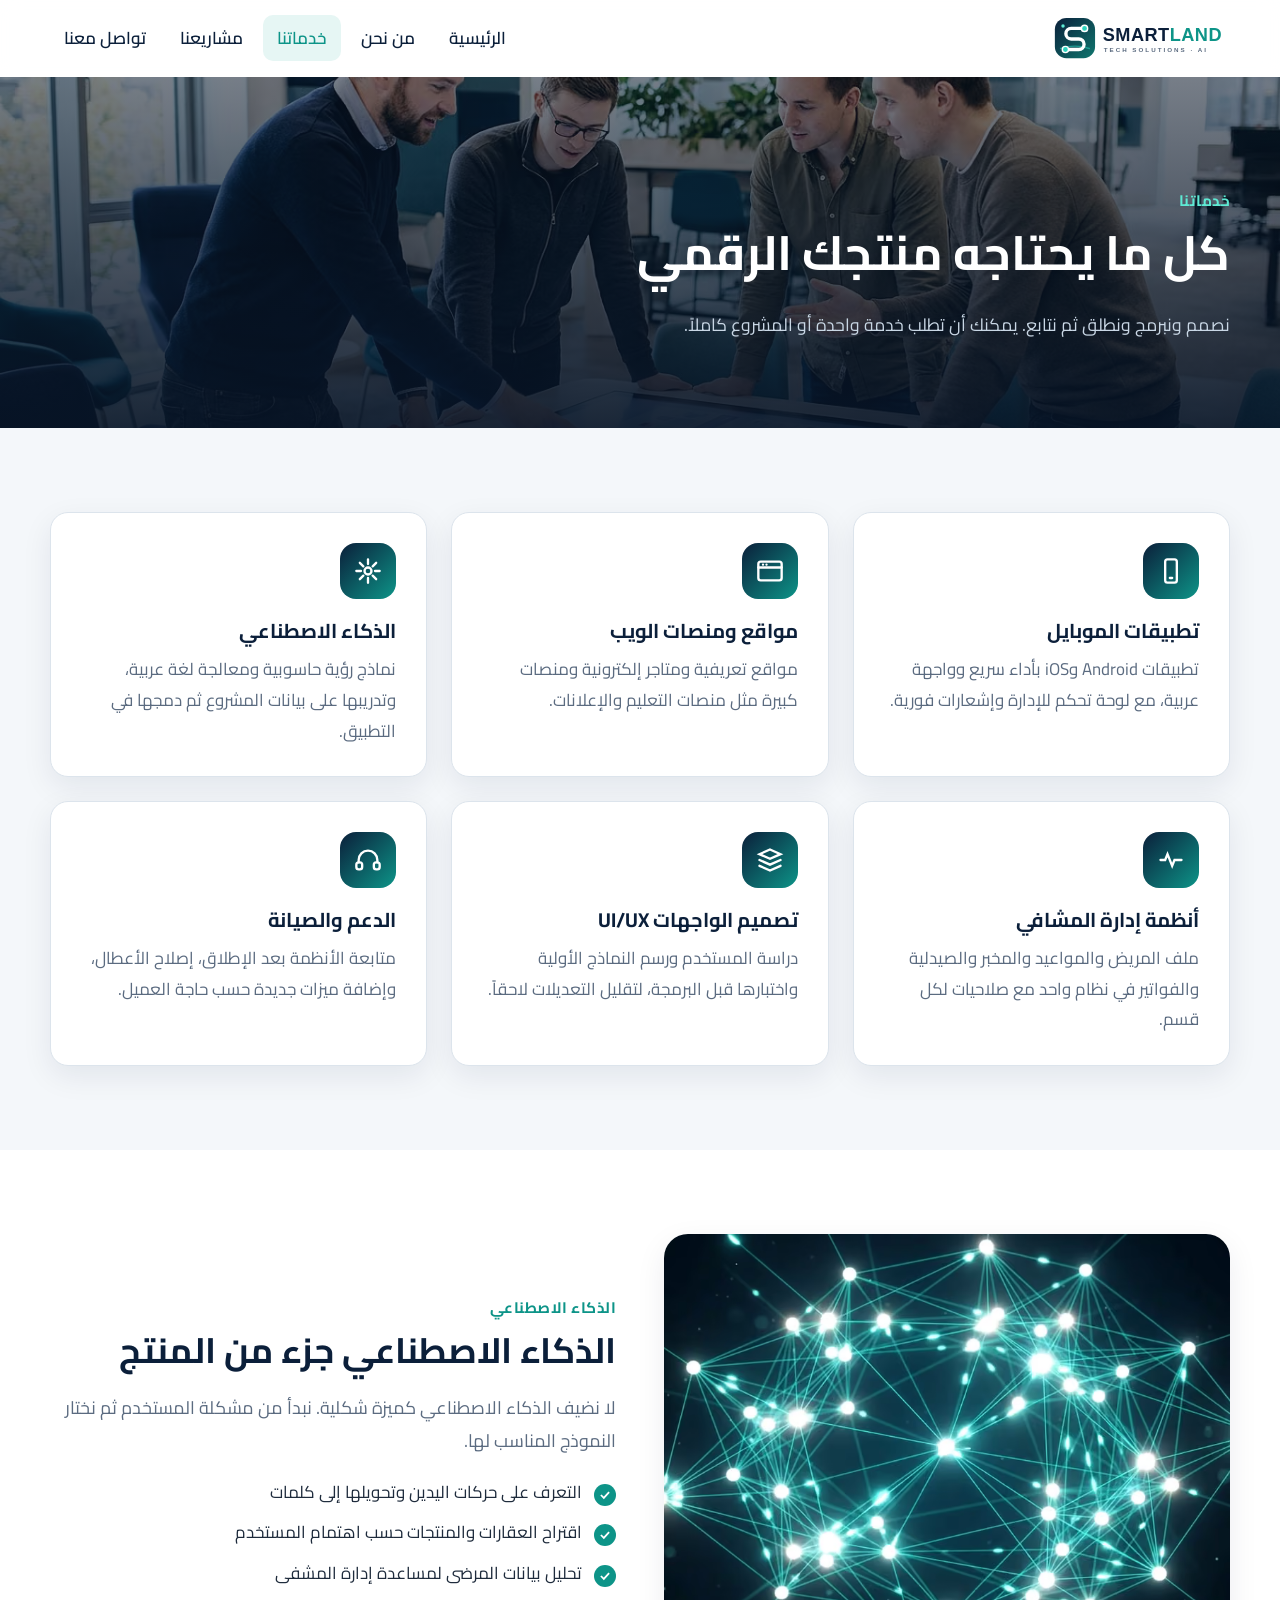
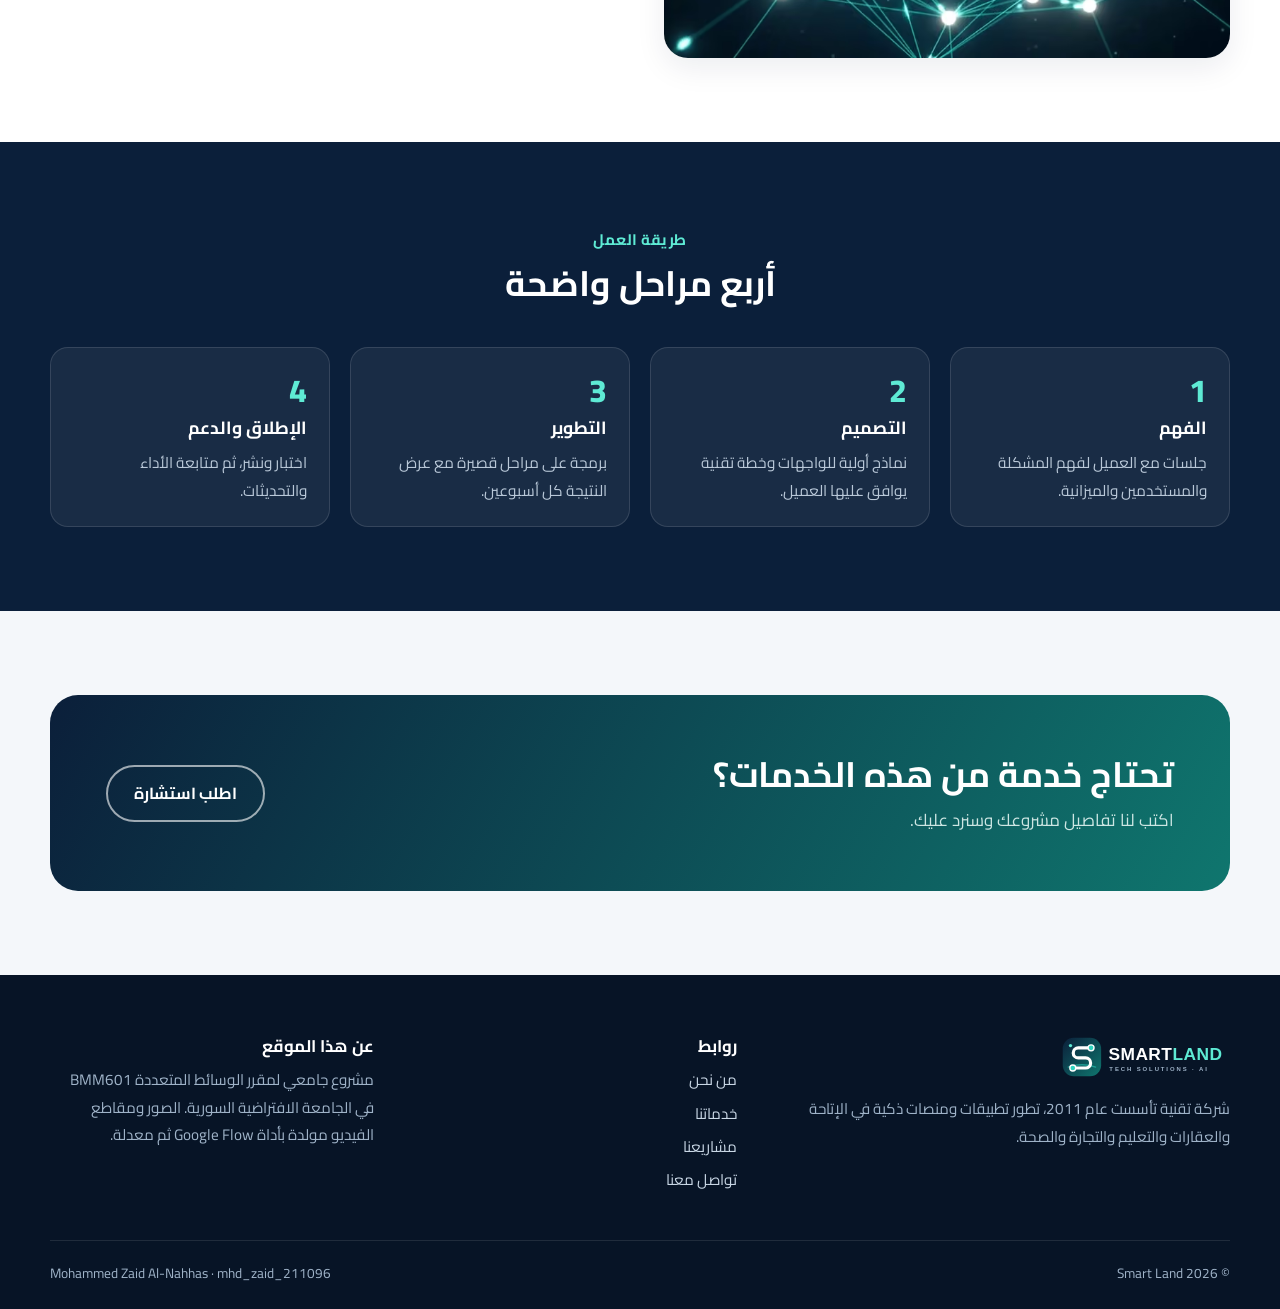
<file: services.html>
<!DOCTYPE html>
<html lang="ar" dir="rtl">
<head>
  <meta charset="UTF-8">
  <meta name="viewport" content="width=device-width, initial-scale=1">
  <title>خدماتنا | Smart Land</title>
  <meta name="description" content="خدمات Smart Land: تطبيقات الموبايل والويب، الذكاء الاصطناعي، أنظمة إدارة المشافي، التصميم والدعم.">
  <link rel="icon" href="assets/logo/logo-mark.svg" type="image/svg+xml">
  <link rel="preconnect" href="https://fonts.googleapis.com">
  <link rel="preconnect" href="https://fonts.gstatic.com" crossorigin>
  <link href="https://fonts.googleapis.com/css2?family=Cairo:wght@400;600;700;800&family=Montserrat:wght@800&display=swap" rel="stylesheet">
  <link rel="stylesheet" href="css/style.css">
</head>
<body>
  <a class="skip-link" href="#main">انتقل إلى المحتوى</a>

  <header class="site-header">
    <nav class="container nav" aria-label="القائمة الرئيسية">
      <a class="brand" href="index.html"><img src="assets/logo/logo.svg" alt="Smart Land" width="180" height="46"></a>
      <button class="nav__toggle" aria-label="فتح القائمة" aria-expanded="false"><span></span><span></span><span></span></button>
      <ul class="nav__links">
        <li><a href="index.html">الرئيسية</a></li>
        <li><a href="about.html">من نحن</a></li>
        <li><a href="services.html" aria-current="page">خدماتنا</a></li>
        <li><a href="projects.html">مشاريعنا</a></li>
        <li><a href="contact.html">تواصل معنا</a></li>
      </ul>
    </nav>
  </header>

  <main id="main">
    <section class="page-hero">
      <picture class="hero__bg">
        <source type="image/avif" srcset="assets/img/team-640.avif 640w, assets/img/team-1024.avif 1024w, assets/img/team-1376.avif 1376w" sizes="100vw">
        <source type="image/webp" srcset="assets/img/team-640.webp 640w, assets/img/team-1024.webp 1024w, assets/img/team-1376.webp 1376w" sizes="100vw">
        <img src="assets/img/team-1024.webp" alt="" width="1376" height="774">
      </picture>
      <div class="container">
        <span class="eyebrow" style="color:var(--mint)">خدماتنا</span>
        <h1>كل ما يحتاجه منتجك الرقمي</h1>
        <p>نصمم ونبرمج ونطلق ثم نتابع. يمكنك أن تطلب خدمة واحدة أو المشروع كاملاً.</p>
      </div>
    </section>

    <section class="section">
      <div class="container">
        <div class="grid grid--3">
          <article class="card reveal">
            <div class="icon"><svg viewBox="0 0 24 24" fill="none" stroke="currentColor" stroke-width="2" stroke-linecap="round"><rect x="7" y="2" width="10" height="20" rx="2"/><path d="M11 18h2"/></svg></div>
            <h3>تطبيقات الموبايل</h3>
            <p>تطبيقات Android وiOS بأداء سريع وواجهة عربية، مع لوحة تحكم للإدارة وإشعارات فورية.</p>
          </article>
          <article class="card reveal">
            <div class="icon"><svg viewBox="0 0 24 24" fill="none" stroke="currentColor" stroke-width="2" stroke-linecap="round"><rect x="2" y="4" width="20" height="16" rx="2"/><path d="M2 9h20M6 6.5h.01M9 6.5h.01"/></svg></div>
            <h3>مواقع ومنصات الويب</h3>
            <p>مواقع تعريفية ومتاجر إلكترونية ومنصات كبيرة مثل منصات التعليم والإعلانات.</p>
          </article>
          <article class="card reveal">
            <div class="icon"><svg viewBox="0 0 24 24" fill="none" stroke="currentColor" stroke-width="2" stroke-linecap="round"><circle cx="12" cy="12" r="3"/><path d="M12 2v4M12 18v4M2 12h4M18 12h4M5 5l3 3M16 16l3 3M5 19l3-3M16 8l3-3"/></svg></div>
            <h3>الذكاء الاصطناعي</h3>
            <p>نماذج رؤية حاسوبية ومعالجة لغة عربية، وتدريبها على بيانات المشروع ثم دمجها في التطبيق.</p>
          </article>
          <article class="card reveal">
            <div class="icon"><svg viewBox="0 0 24 24" fill="none" stroke="currentColor" stroke-width="2" stroke-linecap="round"><path d="M3 12h4l2-5 4 10 2-5h6"/></svg></div>
            <h3>أنظمة إدارة المشافي</h3>
            <p>ملف المريض والمواعيد والمخبر والصيدلية والفواتير في نظام واحد مع صلاحيات لكل قسم.</p>
          </article>
          <article class="card reveal">
            <div class="icon"><svg viewBox="0 0 24 24" fill="none" stroke="currentColor" stroke-width="2" stroke-linecap="round"><path d="M12 3l9 4-9 4-9-4 9-4z"/><path d="M3 12l9 4 9-4M3 17l9 4 9-4"/></svg></div>
            <h3>تصميم الواجهات UI/UX</h3>
            <p>دراسة المستخدم ورسم النماذج الأولية واختبارها قبل البرمجة، لتقليل التعديلات لاحقاً.</p>
          </article>
          <article class="card reveal">
            <div class="icon"><svg viewBox="0 0 24 24" fill="none" stroke="currentColor" stroke-width="2" stroke-linecap="round"><path d="M4 14v-2a8 8 0 0 1 16 0v2"/><rect x="2" y="14" width="5" height="6" rx="2"/><rect x="17" y="14" width="5" height="6" rx="2"/></svg></div>
            <h3>الدعم والصيانة</h3>
            <p>متابعة الأنظمة بعد الإطلاق، إصلاح الأعطال، وإضافة ميزات جديدة حسب حاجة العميل.</p>
          </article>
        </div>
      </div>
    </section>

    <!-- AI focus -->
    <section class="section section--white">
      <div class="container grid grid--2">
        <div class="rounded-img reveal">
          <picture>
            <source type="image/avif" srcset="assets/img/ai-480.avif 480w, assets/img/ai-800.avif 800w, assets/img/ai-960.avif 960w" sizes="(max-width:820px) 100vw, 560px">
            <source type="image/webp" srcset="assets/img/ai-480.webp 480w, assets/img/ai-800.webp 800w, assets/img/ai-960.webp 960w" sizes="(max-width:820px) 100vw, 560px">
            <img src="assets/img/ai-480.webp" alt="شبكة عصبية مضيئة على خلفية كحلية" width="480" height="360" loading="lazy">
          </picture>
        </div>
        <div class="reveal">
          <span class="eyebrow">الذكاء الاصطناعي</span>
          <h2>الذكاء الاصطناعي جزء من المنتج</h2>
          <p class="lead">لا نضيف الذكاء الاصطناعي كميزة شكلية. نبدأ من مشكلة المستخدم ثم نختار النموذج المناسب لها.</p>
          <ul class="checklist">
            <li>التعرف على حركات اليدين وتحويلها إلى كلمات</li>
            <li>اقتراح العقارات والمنتجات حسب اهتمام المستخدم</li>
            <li>تحليل بيانات المرضى لمساعدة إدارة المشفى</li>
          </ul>
        </div>
      </div>
    </section>

    <!-- work steps -->
    <section class="section section--dark">
      <div class="container">
        <div class="center reveal">
          <span class="eyebrow">طريقة العمل</span>
          <h2>أربع مراحل واضحة</h2>
        </div>
        <div class="steps" style="margin-top:40px">
          <div class="step reveal"><h3>الفهم</h3><p>جلسات مع العميل لفهم المشكلة والمستخدمين والميزانية.</p></div>
          <div class="step reveal"><h3>التصميم</h3><p>نماذج أولية للواجهات وخطة تقنية يوافق عليها العميل.</p></div>
          <div class="step reveal"><h3>التطوير</h3><p>برمجة على مراحل قصيرة مع عرض النتيجة كل أسبوعين.</p></div>
          <div class="step reveal"><h3>الإطلاق والدعم</h3><p>اختبار ونشر، ثم متابعة الأداء والتحديثات.</p></div>
        </div>
      </div>
    </section>

    <section class="section">
      <div class="container">
        <div class="cta reveal">
          <div>
            <h2>تحتاج خدمة من هذه الخدمات؟</h2>
            <p>اكتب لنا تفاصيل مشروعك وسنرد عليك.</p>
          </div>
          <a class="btn btn--ghost" href="contact.html">اطلب استشارة</a>
        </div>
      </div>
    </section>
  </main>

  <footer class="site-footer">
    <div class="container">
      <div class="footer-grid">
        <div>
          <img class="footer-logo" src="assets/logo/logo-light.svg" alt="Smart Land" width="172" height="44">
          <p>شركة تقنية تأسست عام 2011، تطور تطبيقات ومنصات ذكية في الإتاحة والعقارات والتعليم والتجارة والصحة.</p>
        </div>
        <div>
          <h3>روابط</h3>
          <ul>
            <li><a href="about.html">من نحن</a></li>
            <li><a href="services.html">خدماتنا</a></li>
            <li><a href="projects.html">مشاريعنا</a></li>
            <li><a href="contact.html">تواصل معنا</a></li>
          </ul>
        </div>
        <div>
          <h3>عن هذا الموقع</h3>
          <p>مشروع جامعي لمقرر الوسائط المتعددة BMM601 في الجامعة الافتراضية السورية. الصور ومقاطع الفيديو مولدة بأداة Google Flow ثم معدلة.</p>
        </div>
      </div>
      <div class="credit">
        <span>&copy; <span class="year">2026</span> Smart Land</span>
        <span lang="en">Mohammed Zaid Al-Nahhas · mhd_zaid_211096</span>
      </div>
    </div>
  </footer>
  <button class="to-top" aria-label="العودة للأعلى">&uarr;</button>
  <script src="js/main.js"></script>
</body>
</html>
</file>
<file: css/style.css>
/* Smart Land - main stylesheet
   1. variables  2. base  3. header/nav  4. hero  5. sections & cards  6. projects & lightbox
   7. video  8. contact form  9. footer  10. animations  11. responsive */

/* 1. variables ------------------------------------------------------------------ */
:root {
  --navy: #0B1F3A;
  --navy-2: #071426;
  --teal: #0D9488;
  --teal-2: #2DD4BF;
  --mint: #5EEAD4;
  --bg: #F4F7FA;
  --card: #FFFFFF;
  --text: #1E2B3C;
  --muted: #5B6B80;
  --line: #DCE4EC;
  --radius: 18px;
  --shadow: 0 10px 30px rgba(11, 31, 58, .08);
  --max: 1180px;
}

/* 2. base ------------------------------------------------------------------------- */
* { box-sizing: border-box; }
html { scroll-behavior: smooth; }
body {
  margin: 0;
  font-family: "Cairo", system-ui, sans-serif;
  font-size: 17px;
  line-height: 1.8;
  color: var(--text);
  background: var(--bg);
}
img, video { max-width: 100%; height: auto; display: block; }
a { color: var(--teal); text-decoration: none; }
h1, h2, h3 { line-height: 1.35; color: var(--navy); margin: 0 0 .5em; }
h2 { font-size: clamp(1.6rem, 3vw, 2.2rem); }
p { margin: 0 0 1em; }
.container { width: min(var(--max), 100% - 32px); margin-inline: auto; }
.section { padding: 84px 0; }
.section--white { background: #fff; }
.section--dark { background: var(--navy); color: #D9E4EF; }
.section--dark h2, .section--dark h3 { color: #fff; }
.eyebrow { color: var(--teal); font-weight: 700; font-size: .95rem; letter-spacing: .5px; display: block; margin-bottom: 6px; }
.section--dark .eyebrow { color: var(--mint); }
.lead { font-size: 1.12rem; color: var(--muted); max-width: 720px; }
.section--dark .lead { color: #B9C8D8; }
.center { text-align: center; }
.center .lead { margin-inline: auto; }
.skip-link { position: absolute; right: -999px; top: 8px; background: #fff; padding: 8px 14px; z-index: 100; }
.skip-link:focus { right: 8px; }

.btn {
  display: inline-flex; align-items: center; gap: 8px;
  padding: 12px 26px; border-radius: 999px; font-weight: 700; font-family: inherit; font-size: 1rem;
  border: 2px solid transparent; cursor: pointer; transition: transform .2s, background .2s, color .2s;
}
.btn:hover { transform: translateY(-2px); }
.btn--primary { background: var(--teal); color: #fff; }
.btn--primary:hover { background: #0F766E; }
.btn--ghost { border-color: rgba(255, 255, 255, .6); color: #fff; background: transparent; }
.btn--ghost:hover { background: rgba(255, 255, 255, .12); }
.btn--outline { border-color: var(--teal); color: var(--teal); background: transparent; }
:focus-visible { outline: 3px solid var(--teal-2); outline-offset: 3px; }

/* 3. header / nav ------------------------------------------------------------------ */
.site-header {
  position: sticky; top: 0; z-index: 50;
  background: rgba(255, 255, 255, .92); backdrop-filter: blur(10px);
  border-bottom: 1px solid transparent; transition: box-shadow .3s, border-color .3s;
}
.site-header.scrolled { box-shadow: 0 4px 20px rgba(11, 31, 58, .08); border-color: var(--line); }
.nav { display: flex; align-items: center; justify-content: space-between; height: 76px; }
.brand { display: flex; align-items: center; direction: ltr; }
.brand img { height: 46px; width: auto; }
.nav__links { display: flex; gap: 6px; list-style: none; margin: 0; padding: 0; }
.nav__links a { display: block; padding: 8px 14px; border-radius: 10px; color: var(--navy); font-weight: 600; }
.nav__links a:hover, .nav__links a[aria-current="page"] { background: #E6F6F4; color: var(--teal); }
.nav__toggle { display: none; background: none; border: 0; padding: 8px; cursor: pointer; }
.nav__toggle span { display: block; width: 26px; height: 3px; margin: 5px 0; background: var(--navy); border-radius: 3px; transition: .3s; }

/* 4. hero ------------------------------------------------------------------------------ */
.hero { position: relative; min-height: 640px; display: flex; align-items: center; color: #fff; overflow: hidden; }
.hero__bg, .hero__bg img { position: absolute; inset: 0; width: 100%; height: 100%; object-fit: cover; }
.hero::after { content: ""; position: absolute; inset: 0;
  background: linear-gradient(270deg, rgba(7, 20, 38, .92) 0%, rgba(7, 20, 38, .7) 45%, rgba(7, 20, 38, .25) 100%); }
.hero__content { position: relative; z-index: 1; max-width: 640px; padding: 60px 0; }
.hero h1 { color: #fff; font-size: clamp(2rem, 5vw, 3.4rem); font-weight: 800; }
.hero h1 span { color: var(--mint); }
.hero p { font-size: 1.15rem; color: #D2DEEA; }
.hero__actions { display: flex; gap: 14px; flex-wrap: wrap; margin-top: 28px; }
.page-hero { position: relative; padding: 110px 0 70px; color: #fff; overflow: hidden; }
.page-hero .hero__bg img { filter: saturate(.9); }
.page-hero::after { content: ""; position: absolute; inset: 0; background: linear-gradient(0deg, rgba(7, 20, 38, .92), rgba(7, 20, 38, .55)); }
.page-hero .container { position: relative; z-index: 1; }
.page-hero h1 { color: #fff; font-size: clamp(2rem, 4.5vw, 3rem); }
.page-hero p { color: #C9D7E5; max-width: 640px; font-size: 1.1rem; }

/* 5. sections & cards ----------------------------------------------------------------- */
.stats { display: grid; grid-template-columns: repeat(4, 1fr); gap: 18px; margin-top: -60px; position: relative; z-index: 2; }
.stat { background: #fff; border-radius: var(--radius); padding: 24px; text-align: center; box-shadow: var(--shadow); }
.stat strong { display: block; font-size: 2.2rem; color: var(--teal); font-weight: 800; line-height: 1.2; }
.stat span { color: var(--muted); font-weight: 600; }

.grid { display: grid; gap: 24px; }
.grid--2 { grid-template-columns: repeat(2, 1fr); align-items: center; gap: 48px; }
.grid--3 { grid-template-columns: repeat(3, 1fr); }
.card {
  background: var(--card); border-radius: var(--radius); padding: 30px; box-shadow: var(--shadow);
  border: 1px solid var(--line); transition: transform .3s, box-shadow .3s;
}
.card:hover { transform: translateY(-6px); box-shadow: 0 18px 40px rgba(11, 31, 58, .12); }
.card h3 { font-size: 1.25rem; }
.card p { color: var(--muted); margin: 0; }
.icon {
  width: 56px; height: 56px; border-radius: 16px; display: grid; place-items: center; margin-bottom: 18px;
  background: linear-gradient(135deg, var(--navy), var(--teal)); color: #fff;
}
.icon svg { width: 28px; height: 28px; }
.rounded-img { border-radius: 24px; overflow: hidden; box-shadow: var(--shadow); }
.rounded-img img { width: 100%; height: auto; }
.checklist { list-style: none; padding: 0; margin: 20px 0 0; }
.checklist li { position: relative; padding-right: 34px; margin-bottom: 10px; }
.checklist li::before {
  content: ""; position: absolute; right: 0; top: 7px; width: 22px; height: 22px; border-radius: 50%;
  background: var(--teal) url("data:image/svg+xml,%3Csvg xmlns='http://www.w3.org/2000/svg' viewBox='0 0 24 24' fill='none' stroke='white' stroke-width='3'%3E%3Cpath d='M5 12l5 5 9-10'/%3E%3C/svg%3E") center/14px no-repeat;
}
.steps { counter-reset: step; display: grid; grid-template-columns: repeat(4, 1fr); gap: 20px; }
.step { position: relative; padding: 26px 22px 22px; background: rgba(255, 255, 255, .06); border-radius: var(--radius); border: 1px solid rgba(255, 255, 255, .12); }
.step::before { counter-increment: step; content: counter(step); display: block; font-size: 2rem; font-weight: 800; color: var(--mint); line-height: 1; margin-bottom: 10px; }
.step h3 { font-size: 1.1rem; }
.step p { color: #B9C8D8; margin: 0; font-size: .96rem; }
.timeline { position: relative; margin: 30px 0 0; padding: 0; list-style: none; }
.timeline::before { content: ""; position: absolute; right: 11px; top: 6px; bottom: 6px; width: 2px; background: var(--line); }
.timeline li { position: relative; padding: 0 44px 26px 0; }
.timeline li::before { content: ""; position: absolute; right: 4px; top: 8px; width: 16px; height: 16px; border-radius: 50%; background: #fff; border: 4px solid var(--teal); }
.timeline strong { display: block; color: var(--navy); font-size: 1.1rem; }
.timeline span { color: var(--muted); }
.cta { background: linear-gradient(120deg, var(--navy), #0F766E); color: #fff; border-radius: 28px; padding: 56px; display: flex; align-items: center; justify-content: space-between; gap: 30px; flex-wrap: wrap; }
.cta h2 { color: #fff; margin: 0; }
.cta p { margin: 6px 0 0; color: #CDE6E3; }

/* 6. projects & lightbox --------------------------------------------------------------- */
.filters { display: flex; gap: 10px; flex-wrap: wrap; justify-content: center; margin: 0 0 34px; }
.filters button {
  font: 600 .95rem "Cairo", sans-serif; padding: 8px 20px; border-radius: 999px; cursor: pointer;
  border: 1.5px solid var(--line); background: #fff; color: var(--navy); transition: .2s;
}
.filters button.active, .filters button:hover { background: var(--navy); color: #fff; border-color: var(--navy); }
.project { padding: 0; overflow: hidden; display: flex; flex-direction: column; cursor: pointer; text-align: right; font: inherit; color: inherit; }
.project picture img, .project .art { width: 100%; aspect-ratio: 4 / 3; object-fit: cover; transition: transform .5s; }
.project:hover picture img { transform: scale(1.05); }
.project picture { overflow: hidden; }
.project__body { padding: 22px 24px 26px; }
.tag { display: inline-block; font-size: .8rem; font-weight: 700; color: var(--teal); background: #E6F6F4; padding: 2px 12px; border-radius: 999px; margin-bottom: 8px; }
.project.hide { display: none; }
.art { display: grid; place-items: center; background: linear-gradient(135deg, #0B1F3A, #0F766E); }
.art svg { width: 46%; height: auto; }

.modal { position: fixed; inset: 0; z-index: 100; display: none; align-items: center; justify-content: center; padding: 20px; background: rgba(4, 12, 24, .82); }
.modal.open { display: flex; animation: fade .25s ease; }
.modal__box { background: #fff; border-radius: 22px; width: min(860px, 100%); max-height: 90vh; overflow: auto; position: relative; }
.modal__box--video { background: #000; width: min(1000px, 100%); overflow: hidden; }
.modal__box img, .modal__box .art { width: 100%; aspect-ratio: 16 / 9; object-fit: cover; }
.modal__text { padding: 26px 30px 30px; }
.modal__close {
  position: absolute; top: 12px; left: 12px; z-index: 2; width: 42px; height: 42px; border-radius: 50%; border: 0;
  background: rgba(255, 255, 255, .92); font-size: 1.6rem; line-height: 1; cursor: pointer; color: var(--navy);
}

/* 7. video ------------------------------------------------------------------------------- */
.video-card { position: relative; border-radius: 24px; overflow: hidden; box-shadow: var(--shadow); background: #000; }
.video-card video { width: 100%; aspect-ratio: 16 / 9; }
.video-caption { color: var(--muted); font-size: .92rem; margin-top: 10px; }
.section--dark .video-caption { color: #9FB3C8; }
video::cue { font-family: "Cairo", sans-serif; font-size: 1.05rem; background: rgba(7, 20, 38, .75); }
.play-cover { position: relative; display: block; width: 100%; padding: 0; border: 0; cursor: pointer; border-radius: 24px; overflow: hidden; box-shadow: var(--shadow); }
.play-cover img { width: 100%; aspect-ratio: 16 / 9; object-fit: cover; transition: transform .5s; }
.play-cover:hover img { transform: scale(1.04); }
.play-cover::after {
  content: ""; position: absolute; top: 50%; left: 50%; width: 84px; height: 84px; margin: -42px 0 0 -42px; border-radius: 50%;
  background: var(--teal) url("data:image/svg+xml,%3Csvg xmlns='http://www.w3.org/2000/svg' viewBox='0 0 24 24' fill='white'%3E%3Cpath d='M8 5v14l11-7z'/%3E%3C/svg%3E") 55% center/38px no-repeat;
  box-shadow: 0 0 0 12px rgba(45, 212, 191, .3); animation: pulse 2s infinite;
}

/* 8. contact form ----------------------------------------------------------------------- */
.contact-list { list-style: none; padding: 0; margin: 0; display: grid; gap: 16px; }
.contact-list li { display: flex; gap: 14px; align-items: center; background: #fff; border: 1px solid var(--line); border-radius: 16px; padding: 16px 18px; }
.contact-list .icon { margin: 0; width: 46px; height: 46px; flex-shrink: 0; }
.contact-list small { display: block; color: var(--muted); }
.contact-list b { direction: ltr; unicode-bidi: plaintext; }
.form { display: grid; gap: 16px; }
.form label { font-weight: 700; color: var(--navy); display: block; margin-bottom: 4px; }
.form input, .form select, .form textarea {
  width: 100%; font: inherit; padding: 12px 16px; border: 1.5px solid var(--line); border-radius: 12px; background: #fff;
}
.form input:focus, .form select:focus, .form textarea:focus { outline: none; border-color: var(--teal); box-shadow: 0 0 0 4px rgba(13, 148, 136, .15); }
.form .error { color: #B42318; font-size: .88rem; min-height: 1.2em; display: block; }
.form .invalid { border-color: #D92D20; }
.form-success { display: none; background: #E6F6F4; color: #0F5F58; border-radius: 12px; padding: 14px 18px; font-weight: 700; }
.form-success.show { display: block; }

/* 9. footer ------------------------------------------------------------------------------ */
.site-footer { background: var(--navy-2); color: #9FB3C8; padding: 60px 0 24px; font-size: .95rem; }
.footer-grid { display: grid; grid-template-columns: 1.4fr 1fr 1fr; gap: 40px; }
.site-footer h3 { color: #fff; font-size: 1.05rem; }
.site-footer a { color: #C9D7E5; }
.site-footer a:hover { color: var(--mint); }
.site-footer ul { list-style: none; padding: 0; margin: 0; }
.site-footer li { margin-bottom: 6px; }
.footer-logo { height: 44px; width: auto; margin-bottom: 16px; direction: ltr; }
.credit { border-top: 1px solid rgba(255, 255, 255, .1); margin-top: 40px; padding-top: 20px; display: flex; justify-content: space-between; gap: 12px; flex-wrap: wrap; font-size: .85rem; }
.credit [lang="en"] { direction: ltr; }
.to-top {
  position: fixed; left: 20px; bottom: 20px; width: 48px; height: 48px; border-radius: 50%; border: 0; z-index: 40;
  background: var(--teal); color: #fff; font-size: 1.4rem; cursor: pointer; opacity: 0; pointer-events: none; transition: opacity .3s;
}
.to-top.show { opacity: 1; pointer-events: auto; }

/* 10. animations -------------------------------------------------------------------------- */
.reveal { opacity: 0; transform: translateY(26px); transition: opacity .7s ease, transform .7s ease; }
.reveal.visible { opacity: 1; transform: none; }
@keyframes fade { from { opacity: 0; } to { opacity: 1; } }
@keyframes pulse { 0%, 100% { box-shadow: 0 0 0 0 rgba(45, 212, 191, .45); } 50% { box-shadow: 0 0 0 16px rgba(45, 212, 191, 0); } }
@media (prefers-reduced-motion: reduce) {
  html { scroll-behavior: auto; }
  .reveal { opacity: 1; transform: none; transition: none; }
  .play-cover::after { animation: none; }
}

/* 11. responsive ---------------------------------------------------------------------------- */
@media (max-width: 980px) {
  .grid--3 { grid-template-columns: repeat(2, 1fr); }
  .steps { grid-template-columns: repeat(2, 1fr); }
  .stats { grid-template-columns: repeat(2, 1fr); }
  .footer-grid { grid-template-columns: 1fr 1fr; }
}
@media (max-width: 820px) {
  .nav__toggle { display: block; }
  .nav__links {
    position: absolute; top: 76px; right: 0; left: 0; flex-direction: column; padding: 12px 16px 20px;
    background: #fff; border-bottom: 1px solid var(--line); box-shadow: 0 12px 24px rgba(11, 31, 58, .08); display: none;
  }
  .nav__links.open { display: flex; }
  .nav__toggle[aria-expanded="true"] span:nth-child(1) { transform: translateY(8px) rotate(45deg); }
  .nav__toggle[aria-expanded="true"] span:nth-child(2) { opacity: 0; }
  .nav__toggle[aria-expanded="true"] span:nth-child(3) { transform: translateY(-8px) rotate(-45deg); }
  .grid--2 { grid-template-columns: 1fr; gap: 30px; }
  .hero { min-height: 560px; }
  .hero::after { background: rgba(7, 20, 38, .78); }
}
@media (max-width: 600px) {
  body { font-size: 16px; }
  .section { padding: 60px 0; }
  .grid--3, .steps, .footer-grid { grid-template-columns: 1fr; }
  .stats { grid-template-columns: 1fr 1fr; gap: 12px; margin-top: -40px; }
  .stat { padding: 16px 10px; }
  .stat strong { font-size: 1.7rem; }
  .cta { padding: 34px 24px; }
  .brand img { height: 38px; }
}

/* anchors (projects.html#mykey) should not hide under the sticky header */
[id] { scroll-margin-top: 96px; }
.modal__media picture, .modal__media img { width: 100%; }
</file>
